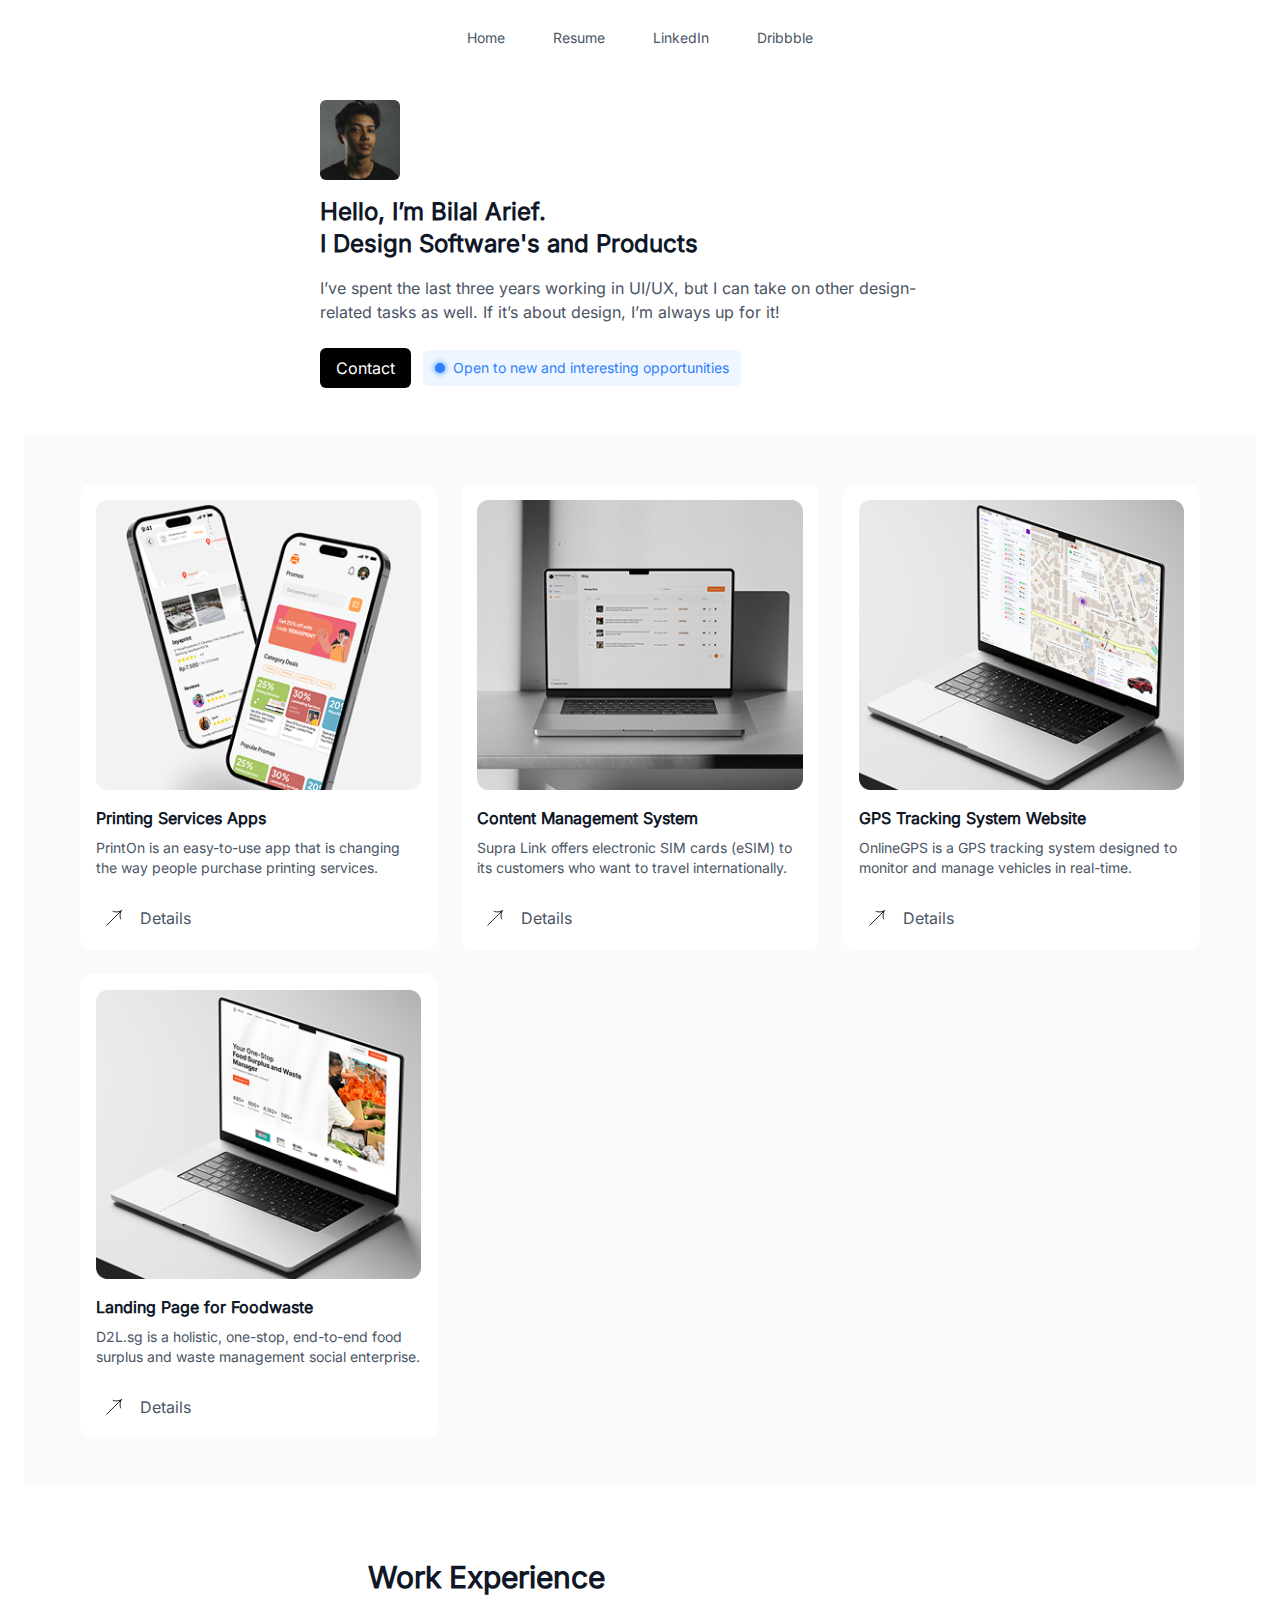
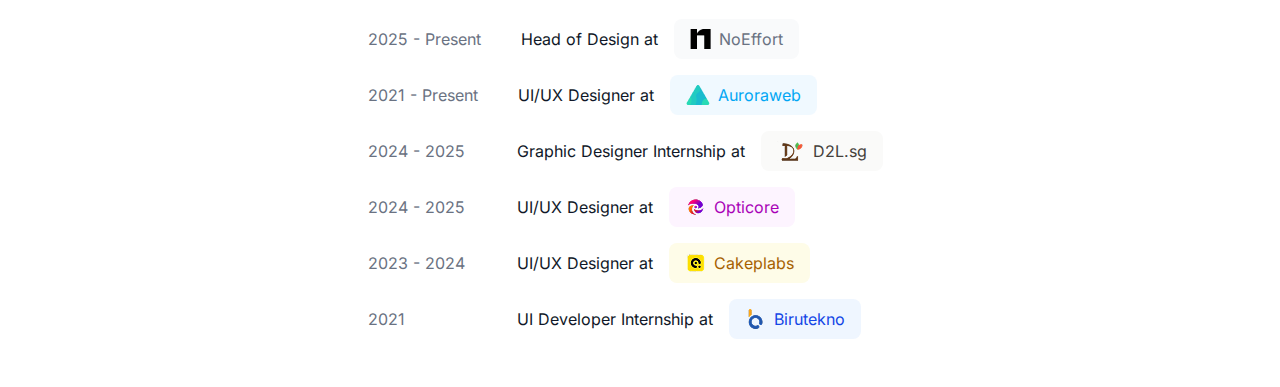
<file: index.html>
<!doctype html>
<html lang="en">
  <head>
    <meta charset="UTF-8" />
    <link rel="icon" type="image/svg+xml" href="/icon.svg" />
    <meta name="viewport" content="width=device-width, initial-scale=1.0" />
    <title>Bilal Arief</title>
    <link rel="stylesheet" crossorigin href="/assets/style-BnvAIqLG.css">
  </head>
<body class="bg-white text-gray-900 font-sans">

  <!-- Navbar -->
  <nav class="flex justify-center space-x-8 py-6 text-sm font-medium">
    <a href="/" class="hover:text-black text-gray-600 hover:bg-gray-100 px-2 py-1 rounded-md">Home</a>
    <a href="/CV Bilal Arief.pdf" target="_blank" class="hover:text-black text-gray-600 hover:bg-gray-100 px-2 py-1 rounded-md">Resume</a>
    <a href="https://www.linkedin.com/in/bilalarief/" target="_blank" class="hover:text-black text-gray-600 hover:bg-gray-100 px-2 py-1 rounded-md">LinkedIn</a>
    <a href="https://dribbble.com/bilalarief" target="_blank" class="hover:text-black text-gray-600 hover:bg-gray-100 px-2 py-1 rounded-md">Dribbble</a>
  </nav>

  <!-- Hero Section -->
  <section class="max-w-2xl mx-auto px-4 py-6">
    <img src="/profile.png" alt="Profile" class="w-20 h-20 rounded-md mb-4">
    <h1 class="text-2xl font-bold">Hello, I’m Bilal Arief.</h1>
    <h2 class="text-2xl font-bold mb-4">I Design Software's and Products</h2>
    <p class="text-gray-600 mb-6">I’ve spent the last three years working in UI/UX, but I can take on other design-related tasks as well. If it’s about design, I’m always up for it!</p>
    <div class="flex  items-center gap-3">
      <a href="mailto:bilalarief7@gmail.com" class="bg-black text-white px-4 py-2 rounded-md">Contact</a>
      <span class="bg-blue-50 text-blue-500 px-3 py-2 rounded-md text-sm flex items-center"><div class="shadow-[0px_0px_4px_2px_var(--color-blue-300)] w-2.5 h-2.5 bg-blue-500 rounded-full mr-2"></div> Open to new and interesting opportunities</span>
    </div>
  </section>

  <!-- Projects Section -->
   <section class="bg-gray-50 m-6">
    <div class="max-w-6xl mx-auto px-4 py-12">
    <div class="grid md:grid-cols-3 gap-6">
      <!-- Card 1 -->
      <div class="bg-white rounded-xl  p-4">
        <img src="/printon.png" class="rounded-lg mb-4" alt="">
        <h3 class="font-semibold mb-2">Printing Services Apps</h3>
        <p class="text-sm text-gray-600 mb-6">PrintOn is an easy-to-use app that is changing the way people purchase printing services.</p>
        <a href="/works/printon/" class=" hover:text-black text-gray-600 hover:bg-gray-100 px-2 py-1 rounded-md flex w-fit gap-4"><img src="/arrow.svg" alt=""> Details</a>
      </div>
      <!-- Card 2 -->
      <div class="bg-white rounded-xl  p-4">
        <img src="/superalink.png" class="rounded-lg mb-4" alt="">
        <h3 class="font-semibold mb-2">Content Management System</h3>
        <p class="text-sm text-gray-600 mb-6">Supra Link offers electronic SIM cards (eSIM) to its customers who want to travel internationally.</p>
        <a href="/works/superalink/" class=" hover:text-black text-gray-600 hover:bg-gray-100 px-2 py-1 rounded-md flex w-fit gap-4"><img src="/arrow.svg" alt=""> Details</a>
      </div>

      <!-- Card 3 -->
      <div class="bg-white rounded-xl  p-4">
        <img src="/onlinegps.png" class="rounded-lg mb-4" alt="">
        <h3 class="font-semibold mb-2">GPS Tracking System Website</h3>
        <p class="text-sm text-gray-600 mb-6">OnlineGPS is a GPS tracking system designed to monitor and manage vehicles in real-time.</p>
        <a href="/works/onlinegps/" class=" hover:text-black text-gray-600 hover:bg-gray-100 px-2 py-1 rounded-md flex w-fit gap-4"><img src="/arrow.svg" alt=""> Details</a>
      </div>
      <!-- Card 4 -->
      <div class="bg-white rounded-xl  p-4">
        <img src="/d2l.sg.png" class="rounded-lg mb-4" alt="">
        <h3 class="font-semibold mb-2">Landing Page for Foodwaste</h3>
        <p class="text-sm text-gray-600 mb-6">D2L.sg is a holistic, one-stop, end-to-end food surplus and waste management social enterprise.</p>
        <a href="/works/d2l/" class=" hover:text-black text-gray-600 hover:bg-gray-100 px-2 py-1 rounded-md flex w-fit gap-4"><img src="/arrow.svg" alt=""> Details</a>
      </div>
    </div>
  </div>
</section>


  <!-- Work Experience -->
  <section class="max-w-xl mx-auto px-4 py-12">
    <h2 class="text-3xl font-bold mb-6">Work Experience</h2>
    <ul class="space-y-4">

        <li class="flex items-center">
        <span class="text-gray-500">2025 - Present</span>
        <span class="font-medium ml-10 flex items-center">Head of Design at <div class="inline-flex items-center gap-2 bg-gray-50 px-4 py-2 rounded-lg ml-4">
          <img src="/noeffort.png" alt="">
          <!-- Text -->
        <span class="text-gray-500 font-medium">NoEffort</span>
      </div>
      </li>
      <li class="flex items-center">
        <span class="text-gray-500">2021 - Present</span>
        <span class="font-medium ml-10 flex items-center">UI/UX Designer at <div class="inline-flex items-center gap-2 bg-sky-50 px-4 py-2 rounded-lg ml-4">
          <img src="/auroraweb.png" alt="">
          <!-- Text -->
        <span class="text-sky-500 font-medium">Auroraweb</span>
      </div>
      </li>
       <li class="flex items-center">
        <span class="text-gray-500">2024 - 2025</span>
        <span class="font-medium ml-13 flex items-center">Graphic Designer Internship at <div class="inline-flex items-center gap-2 bg-stone-50 px-4 py-2 rounded-lg ml-4">
          <img src="/d2l.png" alt="">
          <!-- Text -->
        <span class="text-stone-700 font-medium">D2L.sg</span>
      </div>
      </li>
       <li class="flex items-center">
        <span class="text-gray-500">2024 - 2025</span>
        <span class="font-medium ml-13 flex items-center">UI/UX Designer at <div class="inline-flex items-center gap-2 bg-fuchsia-50 px-4 py-2 rounded-lg ml-4">
          <img src="/opticore.png" alt="">
          <!-- Text -->
        <span class="text-fuchsia-700 font-medium">Opticore</span>
      </div>
      </li>
 <li class="flex items-center">
        <span class="text-gray-500">2023 - 2024</span>
        <span class="font-medium ml-13 flex items-center">UI/UX Designer at <div class="inline-flex items-center gap-2 bg-yellow-50 px-4 py-2 rounded-lg ml-4">
          <img src="/cakeplabs.png" alt="">
          <!-- Text -->
        <span class="text-yellow-700 font-medium">Cakeplabs</span>
      </div>
      </li>
       <li class="flex items-center">
        <span class="text-gray-500 mr-12">2021</span>
        <span class="font-medium ml-16 flex items-center">UI Developer Internship at <div class="inline-flex items-center gap-2 bg-blue-50 px-4 py-2 rounded-lg ml-4">
          <img src="/birutekno.png" alt="">
          <!-- Text -->
        <span class="text-blue-700 font-medium">Birutekno</span>
      </div>
      </li>
    </ul>
  </section>

</body>
</html>
</file>
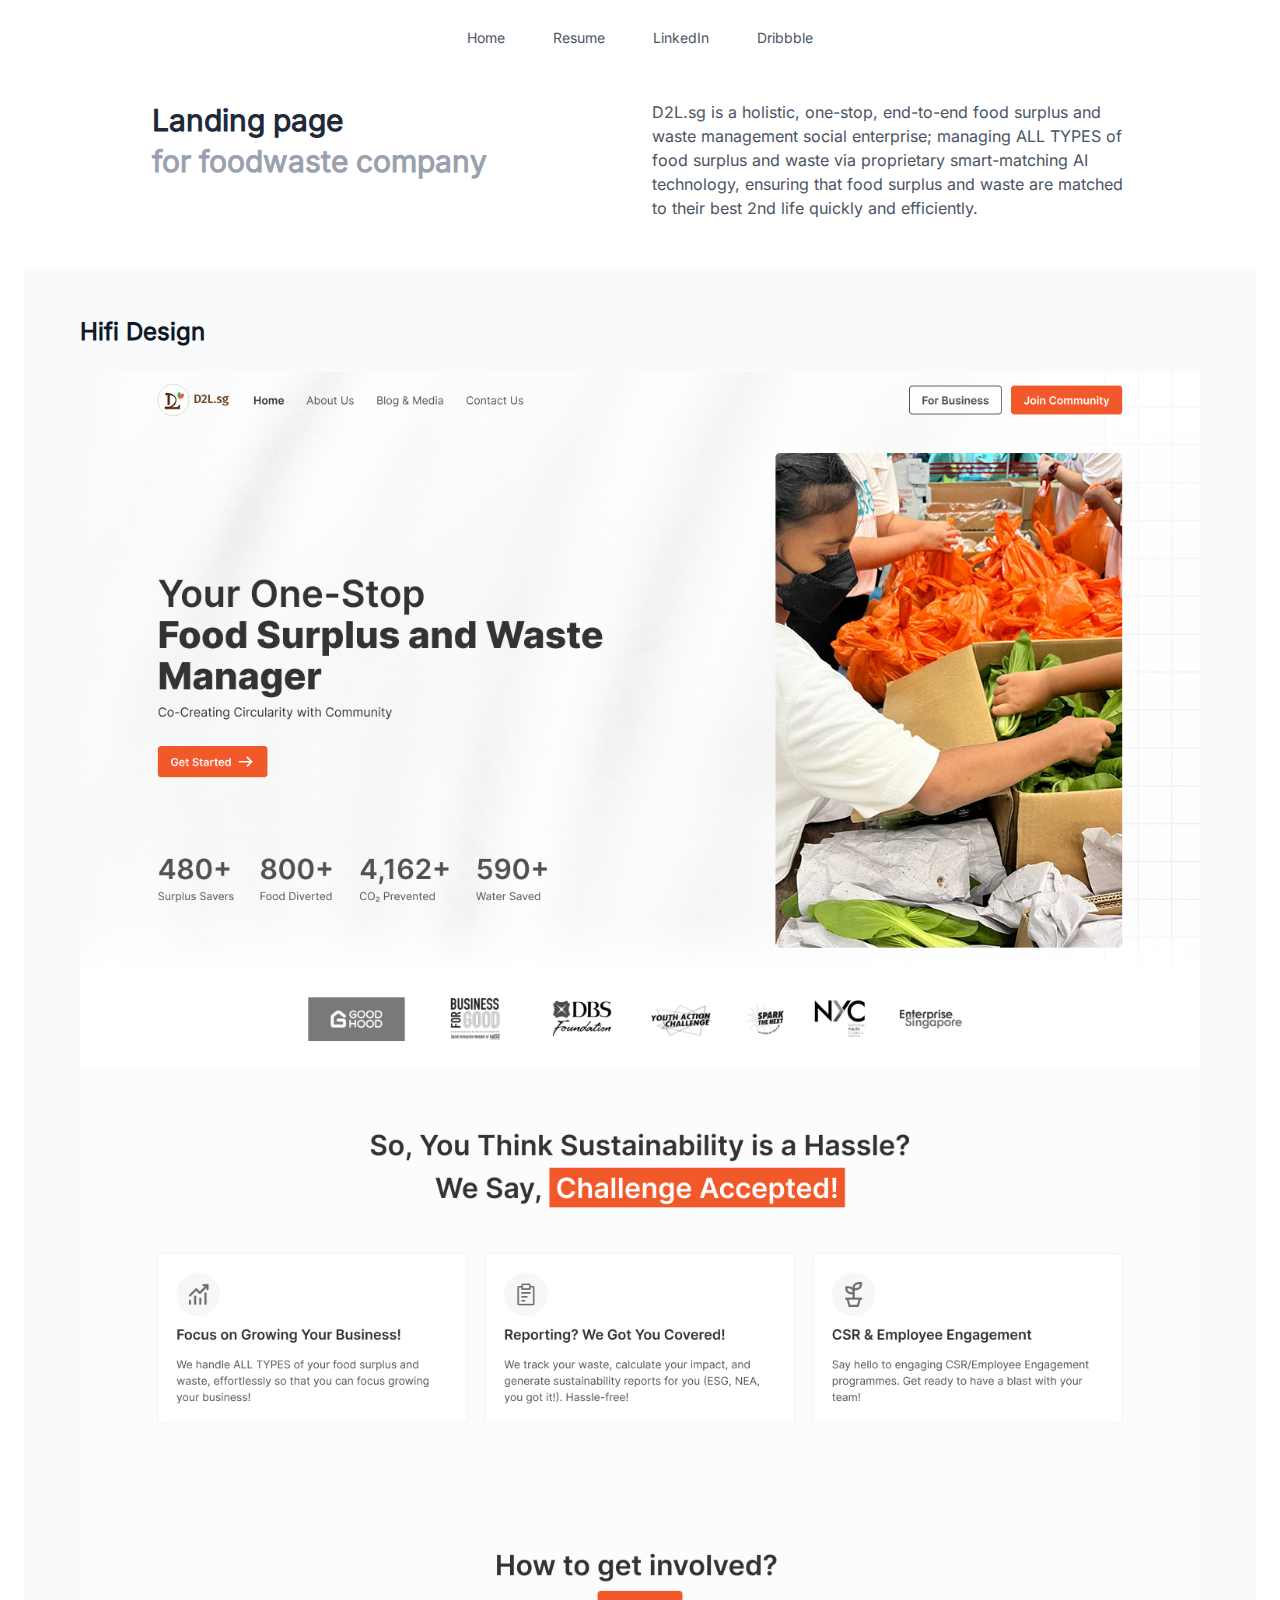
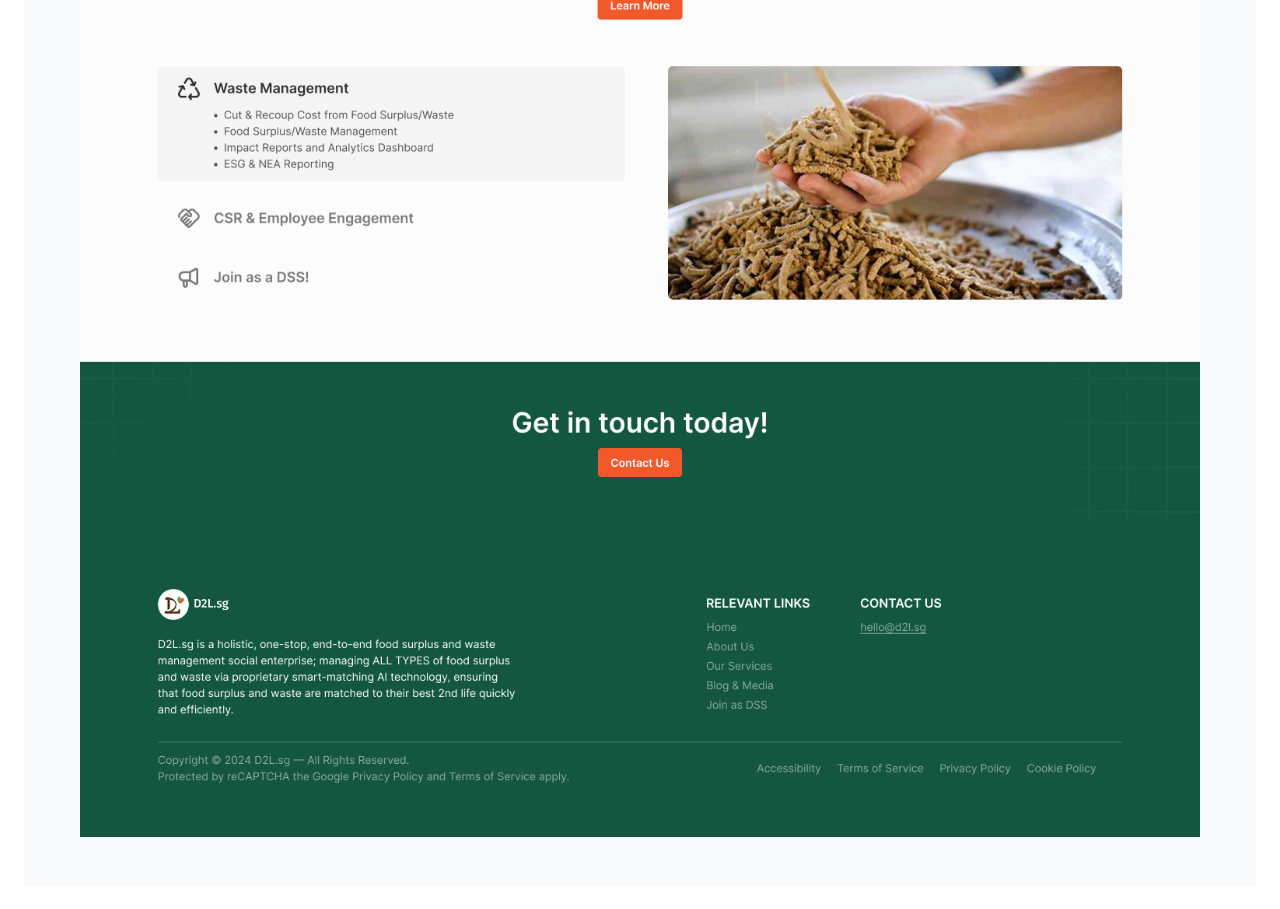
<file: works/d2l/index.html>
<!doctype html>
<html lang="en">

<head>
  <meta charset="UTF-8" />
  <link rel="icon" type="image/svg+xml" href="/icon.svg" />
  <meta name="viewport" content="width=device-width, initial-scale=1.0" />
  <title>superalink</title>
  <link rel="stylesheet" crossorigin href="/assets/style-BnvAIqLG.css">
</head>

<body class="bg-white text-gray-900 font-sans">

  <!-- Navbar -->
  <nav class="flex justify-center space-x-8 py-6 text-sm font-medium">
    <a href="/index.html" class="hover:text-black text-gray-600 hover:bg-gray-100 px-2 py-1 rounded-md">Home</a>
    <a href="/CV Bilal Arief.pdf" target="_blank"
      class="hover:text-black text-gray-600 hover:bg-gray-100 px-2 py-1 rounded-md">Resume</a>
    <a href="https://www.linkedin.com/in/bilalarief/" target="_blank"
      class="hover:text-black text-gray-600 hover:bg-gray-100 px-2 py-1 rounded-md">LinkedIn</a>
    <a href="https://dribbble.com/bilalarief" target="_blank"
      class="hover:text-black text-gray-600 hover:bg-gray-100 px-2 py-1 rounded-md">Dribbble</a>
  </nav>

  <div class="flex flex-col md:flex-row gap-6 max-w-5xl mx-auto p-6">
    <!-- Left Section -->
    <div class="md:w-1/2">
      <h1 class="text-gray-800 font-bold text-3xl leading-snug">
      Landing page 


        <br> <span class="text-gray-400">for foodwaste company</span>
      </h1>
    </div>

    <!-- Right Section -->
    <div class="md:w-1/2 space-y-4">
      <p class="text-gray-600">
D2L.sg is a holistic, one-stop, end-to-end food surplus and waste management social enterprise; managing ALL TYPES of food surplus and waste via proprietary smart-matching AI technology, ensuring that food surplus and waste are matched to their best 2nd life quickly and efficiently.



      </p>
    </div>
  </div>

  <!-- Projects Section -->
  <section class="bg-gray-50 m-6">

    <section>
      <div class="max-w-6xl mx-auto px-4 py-12">
        <h3 class="text-2xl font-bold mb-6">Hifi Design
</h3>
        <a 
          href="/Home.png" target="_blank"><img src="/Home.png"></a>
        
      </div>
    </section>
  
    
  </section>

</body>

</html>
</file>
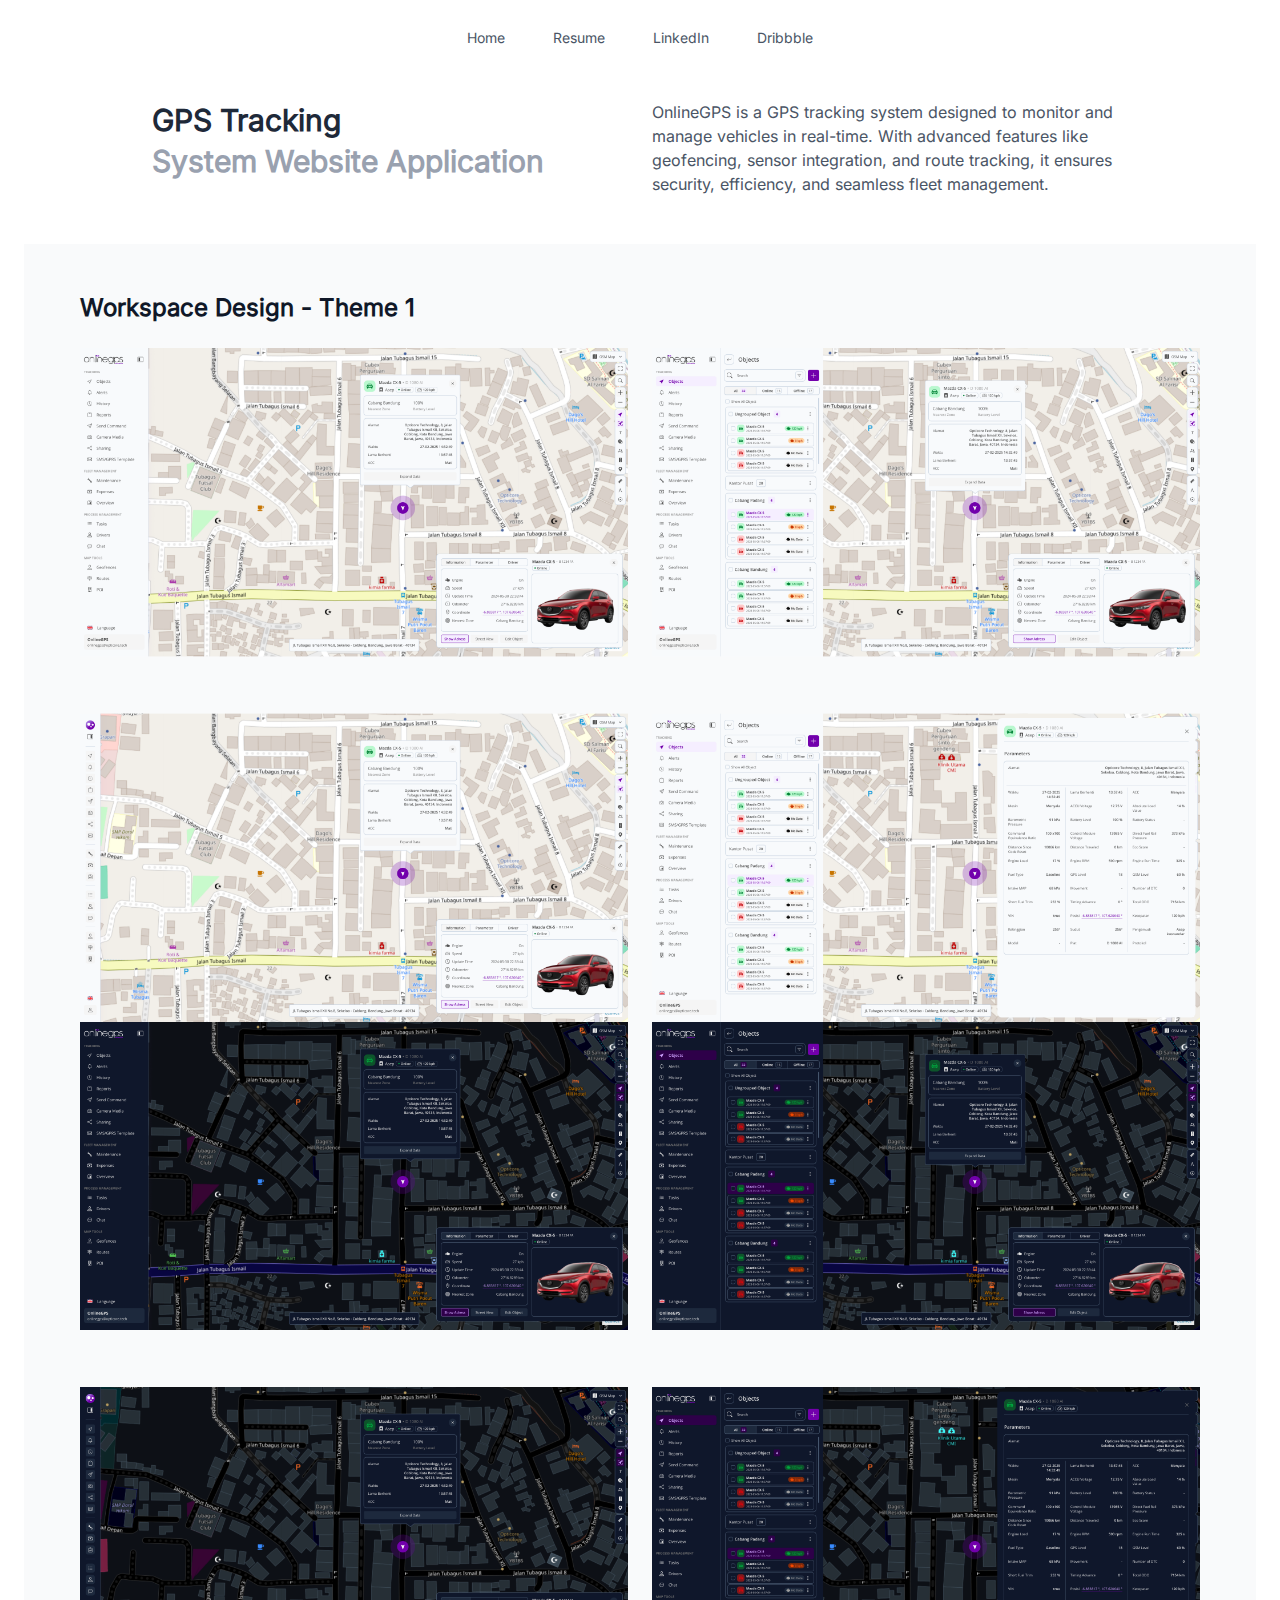
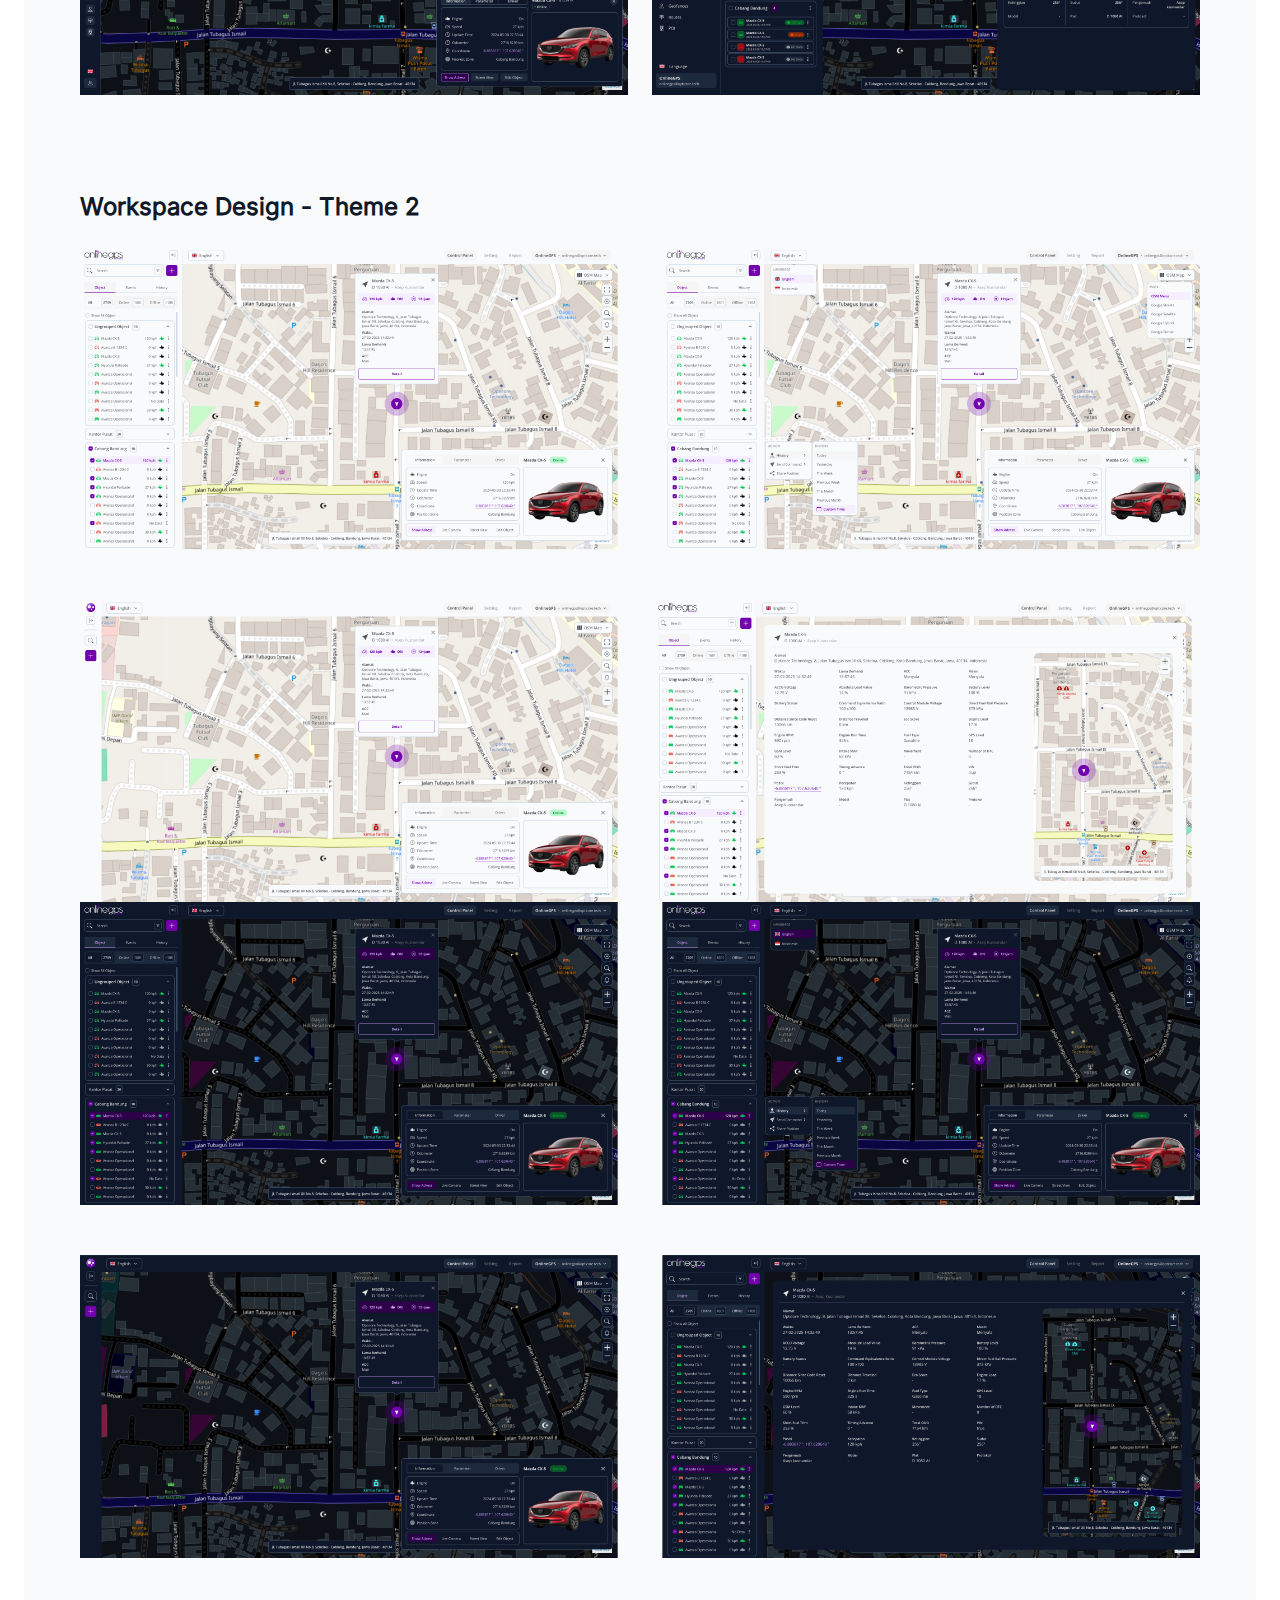
<file: works/onlinegps/index.html>
<!doctype html>
<html lang="en">

<head>
  <meta charset="UTF-8" />
  <link rel="icon" type="image/svg+xml" href="/icon.svg" />
  <meta name="viewport" content="width=device-width, initial-scale=1.0" />
  <title>superalink</title>
  <link rel="stylesheet" crossorigin href="/assets/style-BnvAIqLG.css">
</head>

<body class="bg-white text-gray-900 font-sans">

  <!-- Navbar -->
  <nav class="flex justify-center space-x-8 py-6 text-sm font-medium">
    <a href="/index.html" class="hover:text-black text-gray-600 hover:bg-gray-100 px-2 py-1 rounded-md">Home</a>
    <a href="/CV Bilal Arief.pdf" target="_blank"
      class="hover:text-black text-gray-600 hover:bg-gray-100 px-2 py-1 rounded-md">Resume</a>
    <a href="https://www.linkedin.com/in/bilalarief/" target="_blank"
      class="hover:text-black text-gray-600 hover:bg-gray-100 px-2 py-1 rounded-md">LinkedIn</a>
    <a href="https://dribbble.com/bilalarief" target="_blank"
      class="hover:text-black text-gray-600 hover:bg-gray-100 px-2 py-1 rounded-md">Dribbble</a>
  </nav>

  <div class="flex flex-col md:flex-row gap-6 max-w-5xl mx-auto p-6">
    <!-- Left Section -->
    <div class="md:w-1/2">
      <h1 class="text-gray-800 font-bold text-3xl leading-snug">
        GPS Tracking 

        <br> <span class="text-gray-400">System Website Application</span>
      </h1>
    </div>

    <!-- Right Section -->
    <div class="md:w-1/2 space-y-4">
      <p class="text-gray-600">
  OnlineGPS is a GPS tracking system designed to monitor and manage vehicles in real-time. With advanced features like geofencing, sensor integration, and route tracking, it ensures security, efficiency, and seamless fleet management.


      </p>
    </div>
  </div>

  <!-- Projects Section -->
  <section class="bg-gray-50 m-6">

    <section>
      <div class="max-w-6xl mx-auto px-4 py-12">
        <h3 class="text-2xl font-bold mb-6">Workspace Design - Theme 1
</h3>
        <a 
          href="/design-1.png" target="_blank"><img src="/design-1.png"></a>
          <a 
          href="/design-2.png" target="_blank"><img src="/design-2.png"></a>
      </div>
    </section>
     <section>
      <div class="max-w-6xl mx-auto px-4 py-12">
        <h3 class="text-2xl font-bold mb-6">Workspace Design - Theme 2
</h3>
        <a 
          href="/design-3.png" target="_blank"><img src="/design-3.png"></a>
          <a 
          href="/design-4.png" target="_blank"><img src="/design-4.png"></a>
      </div>
    </section>
    
  </section>

</body>

</html>
</file>
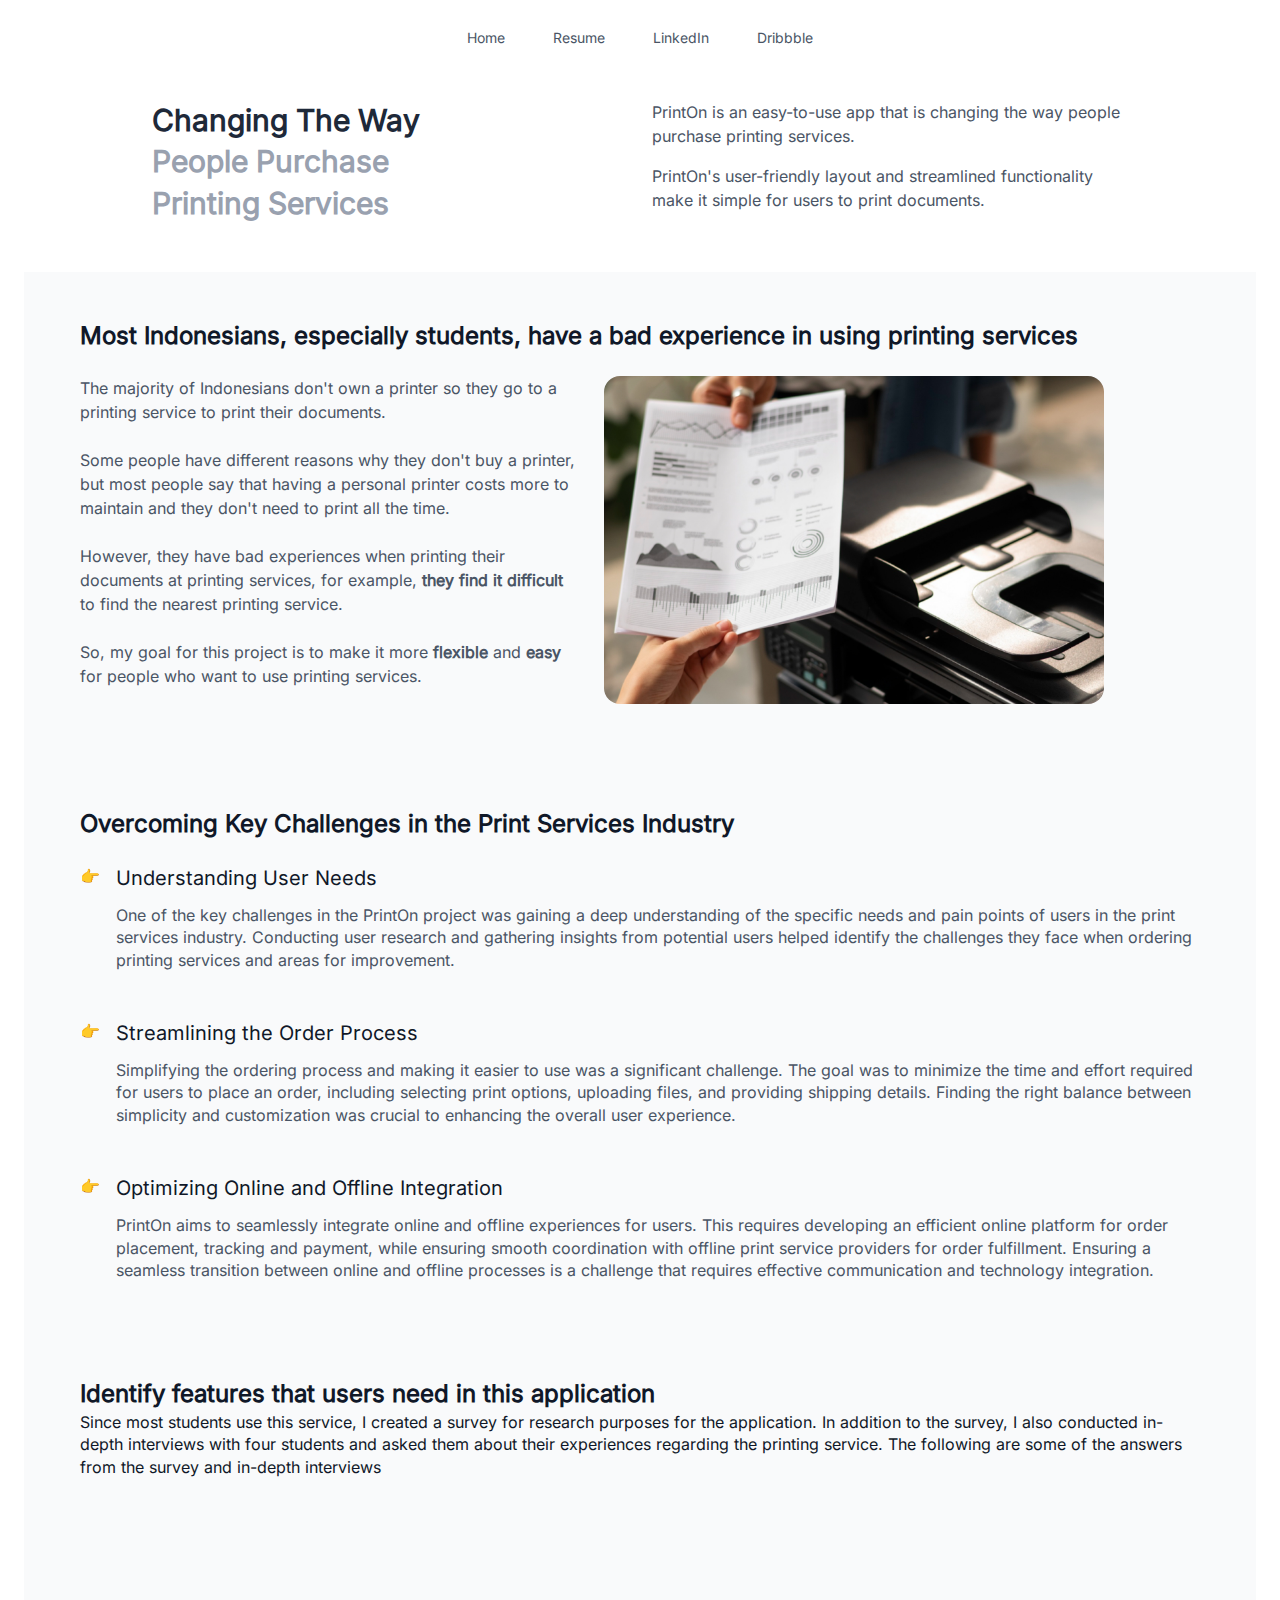
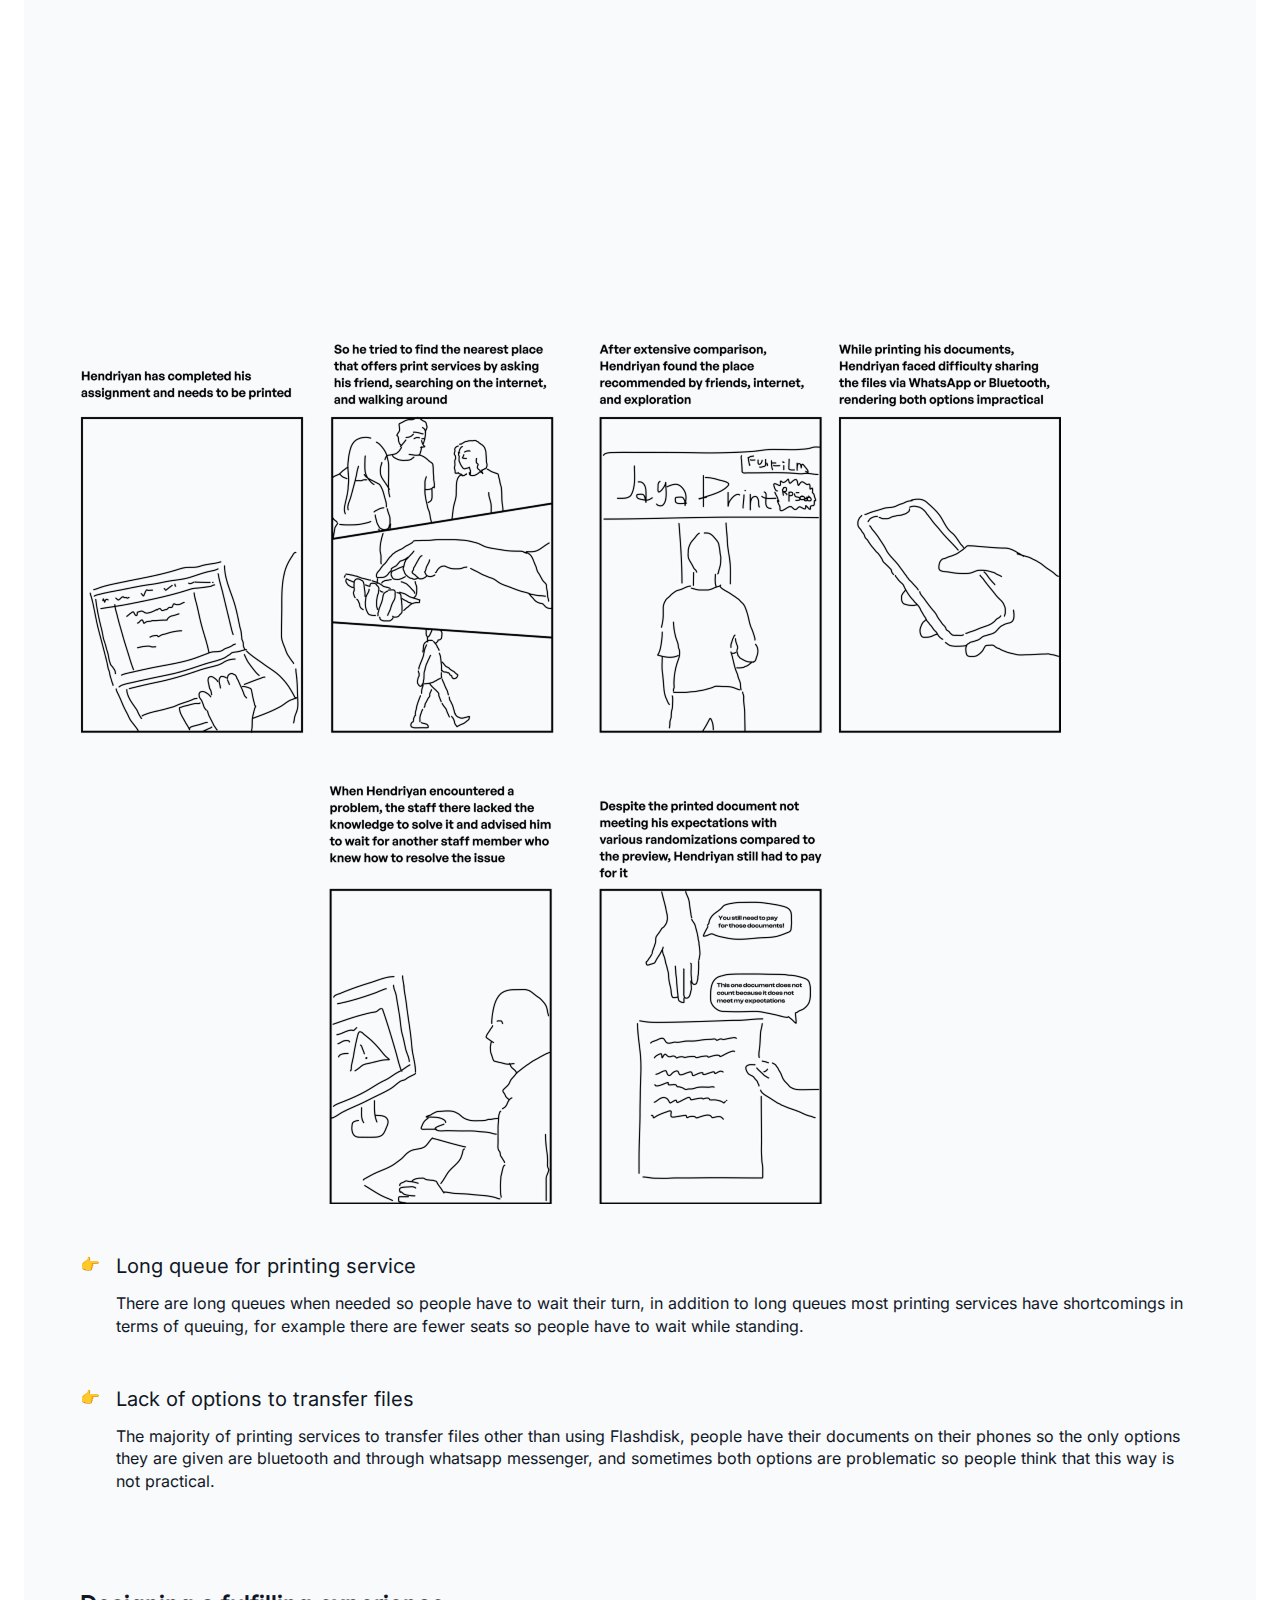
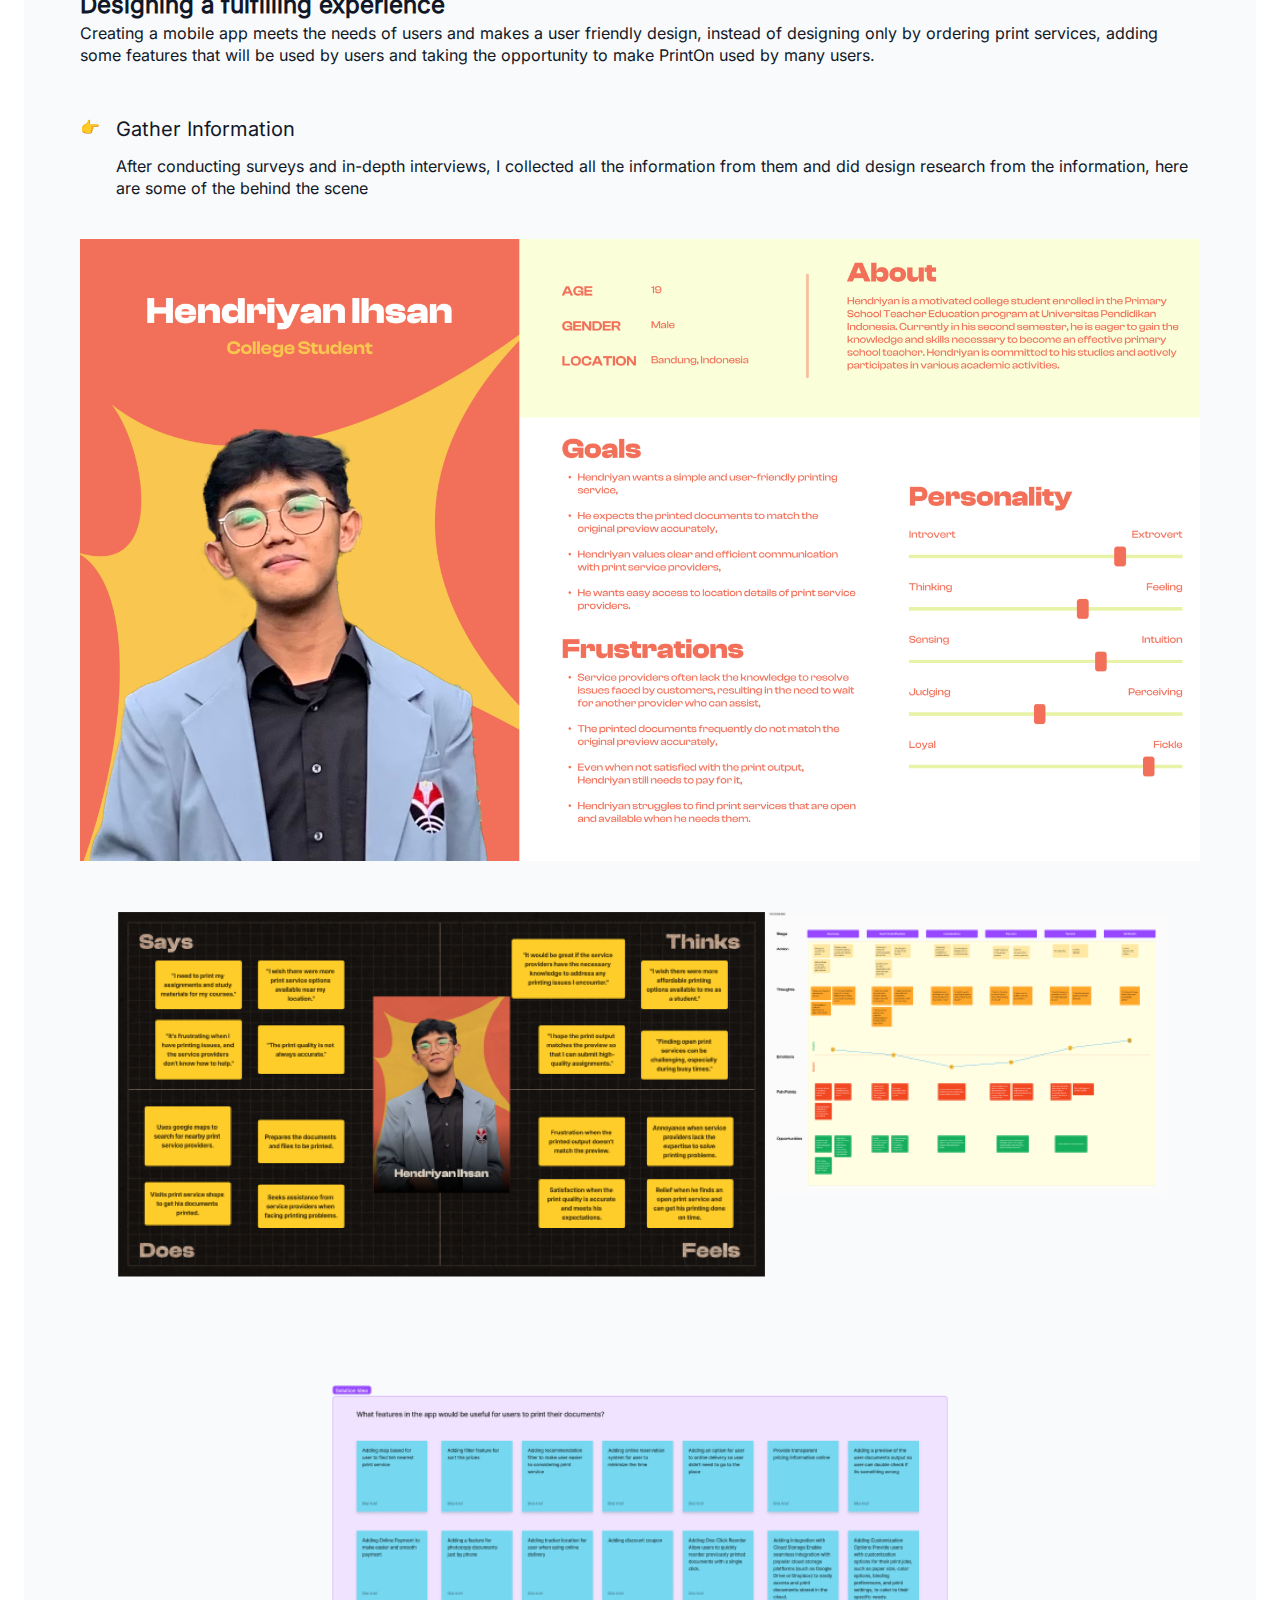
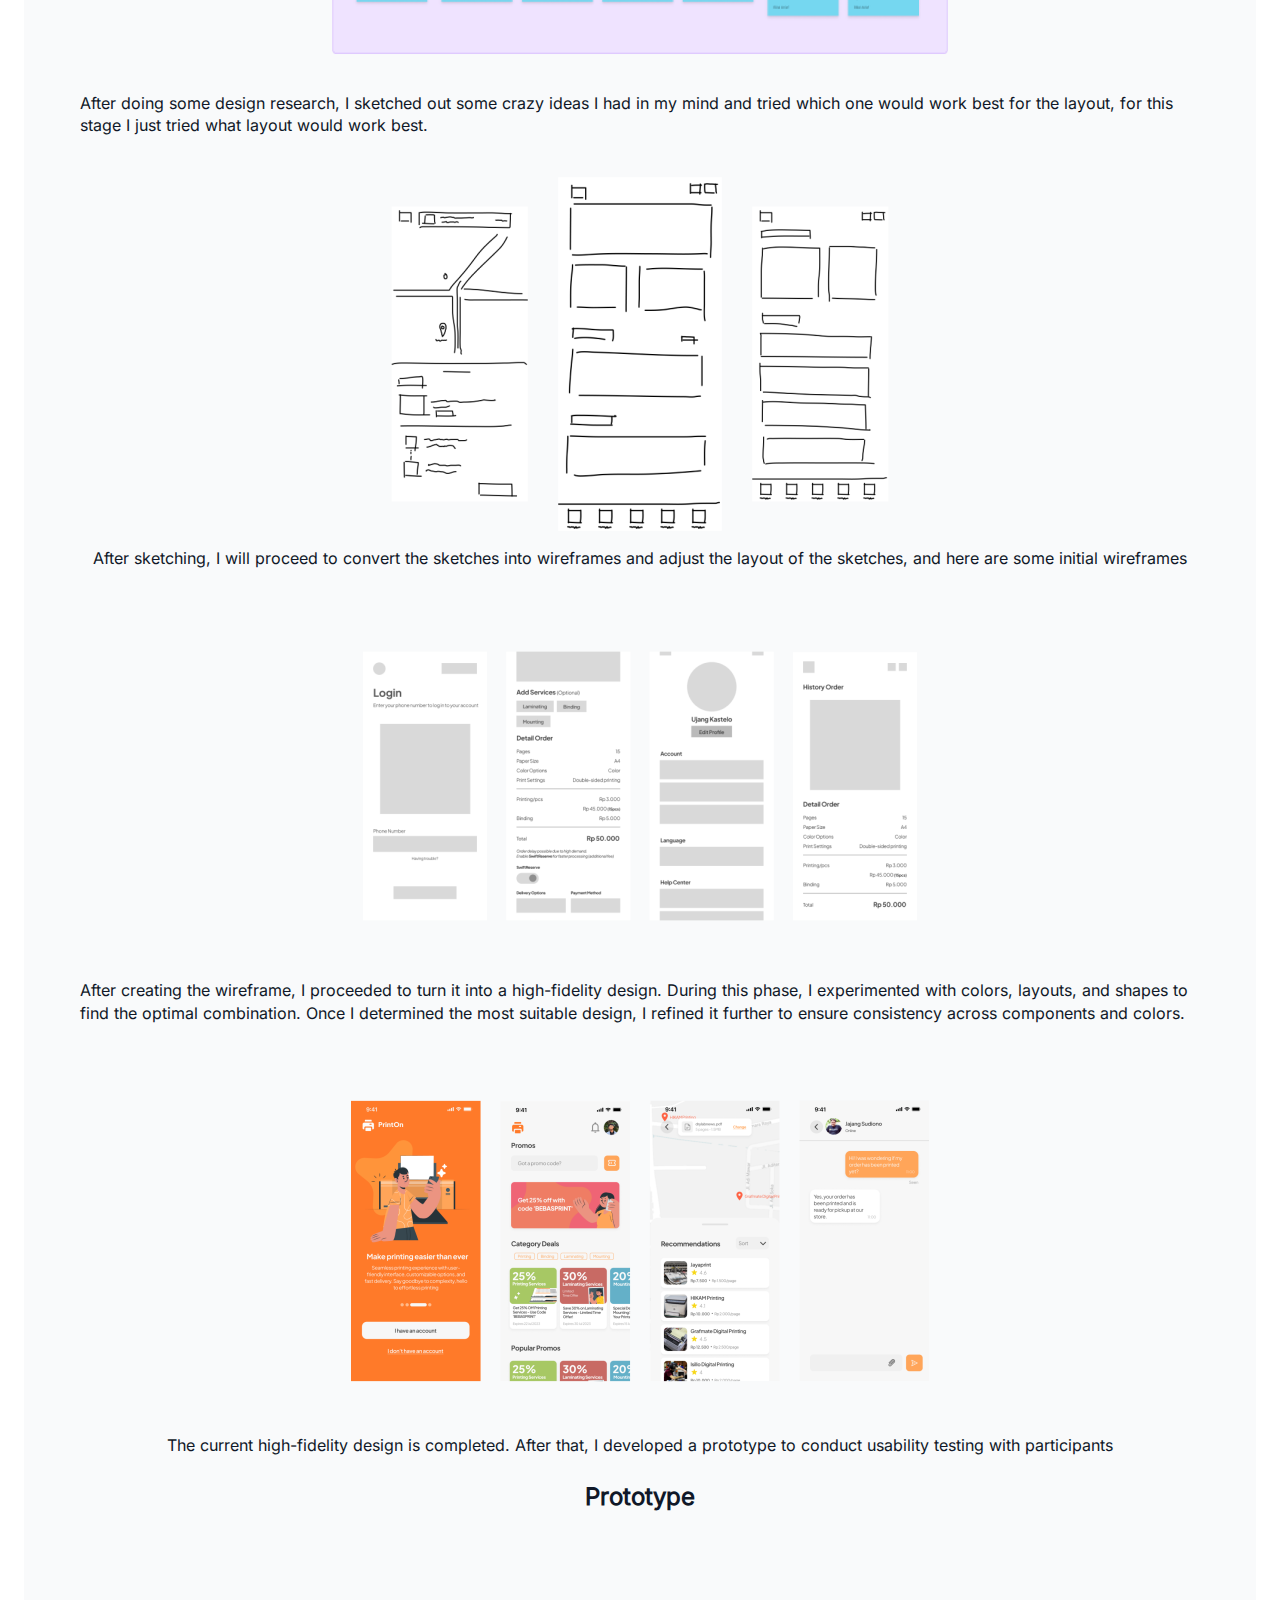
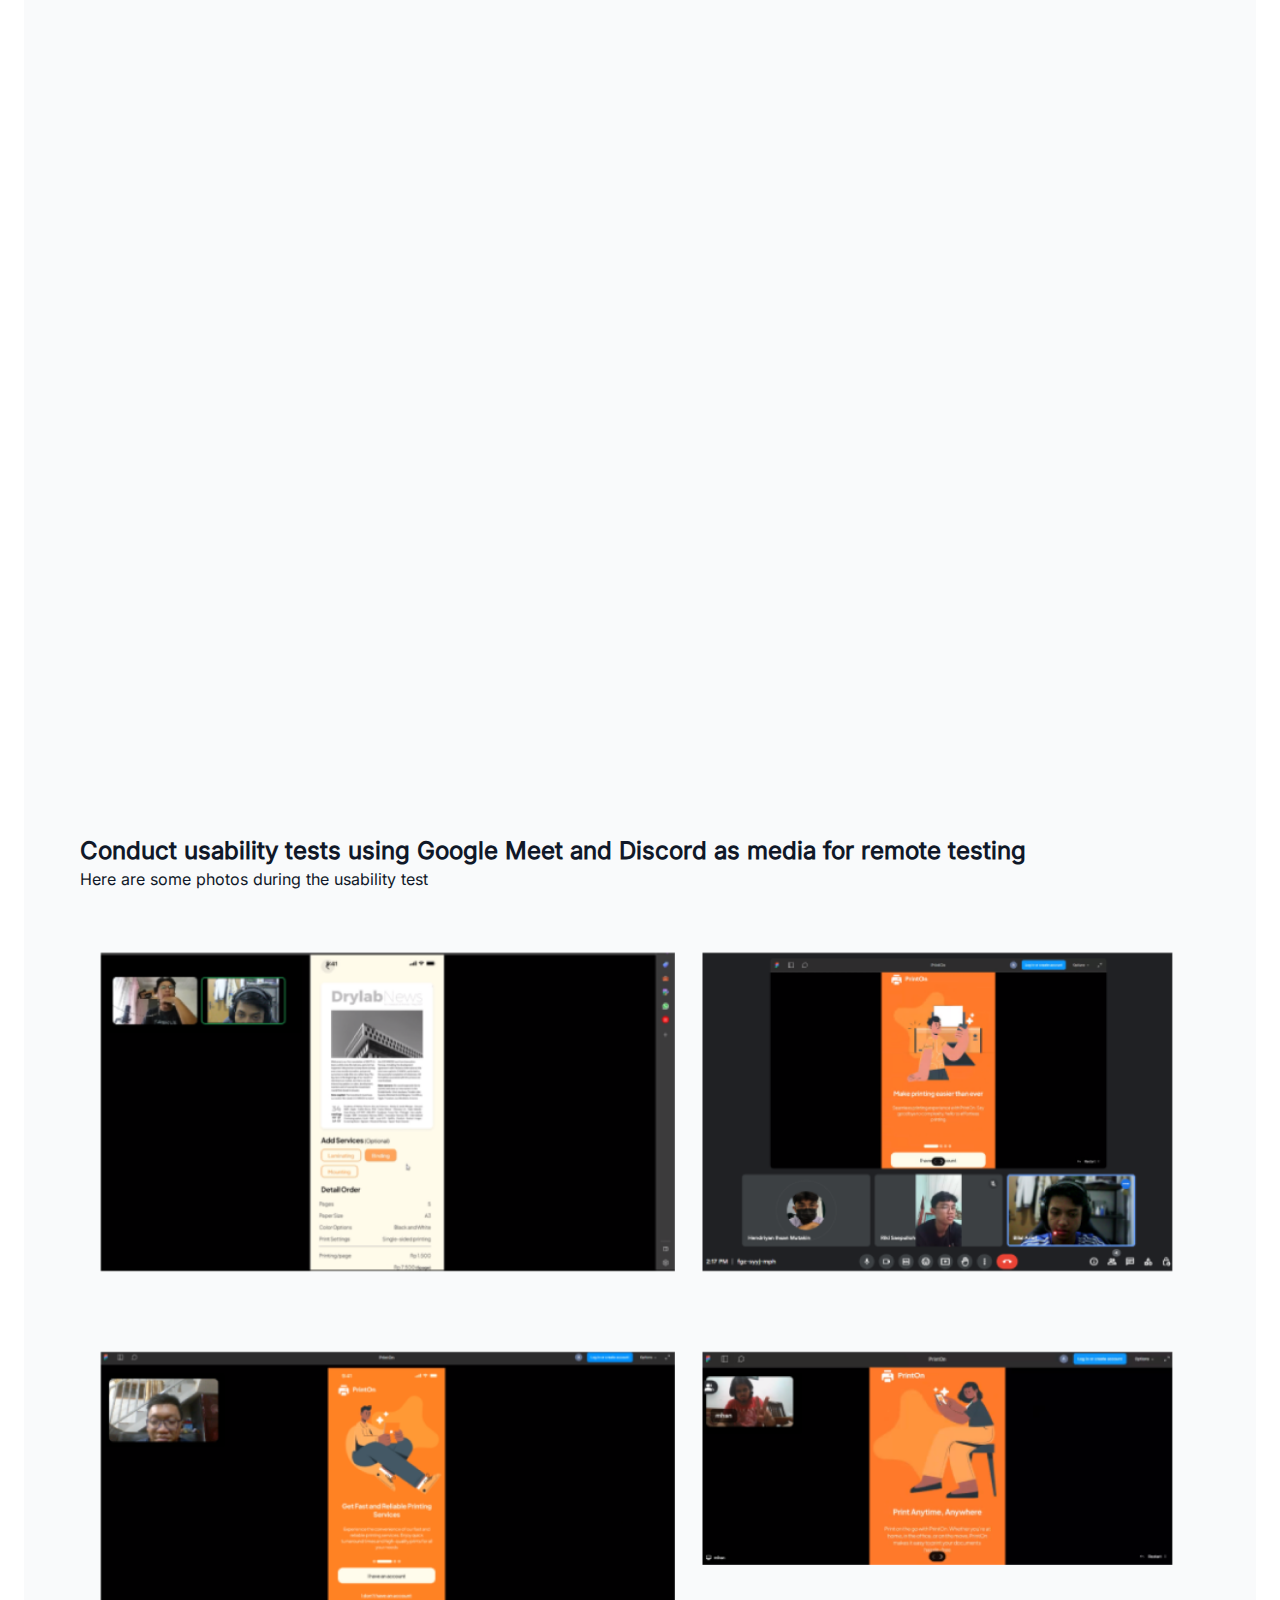
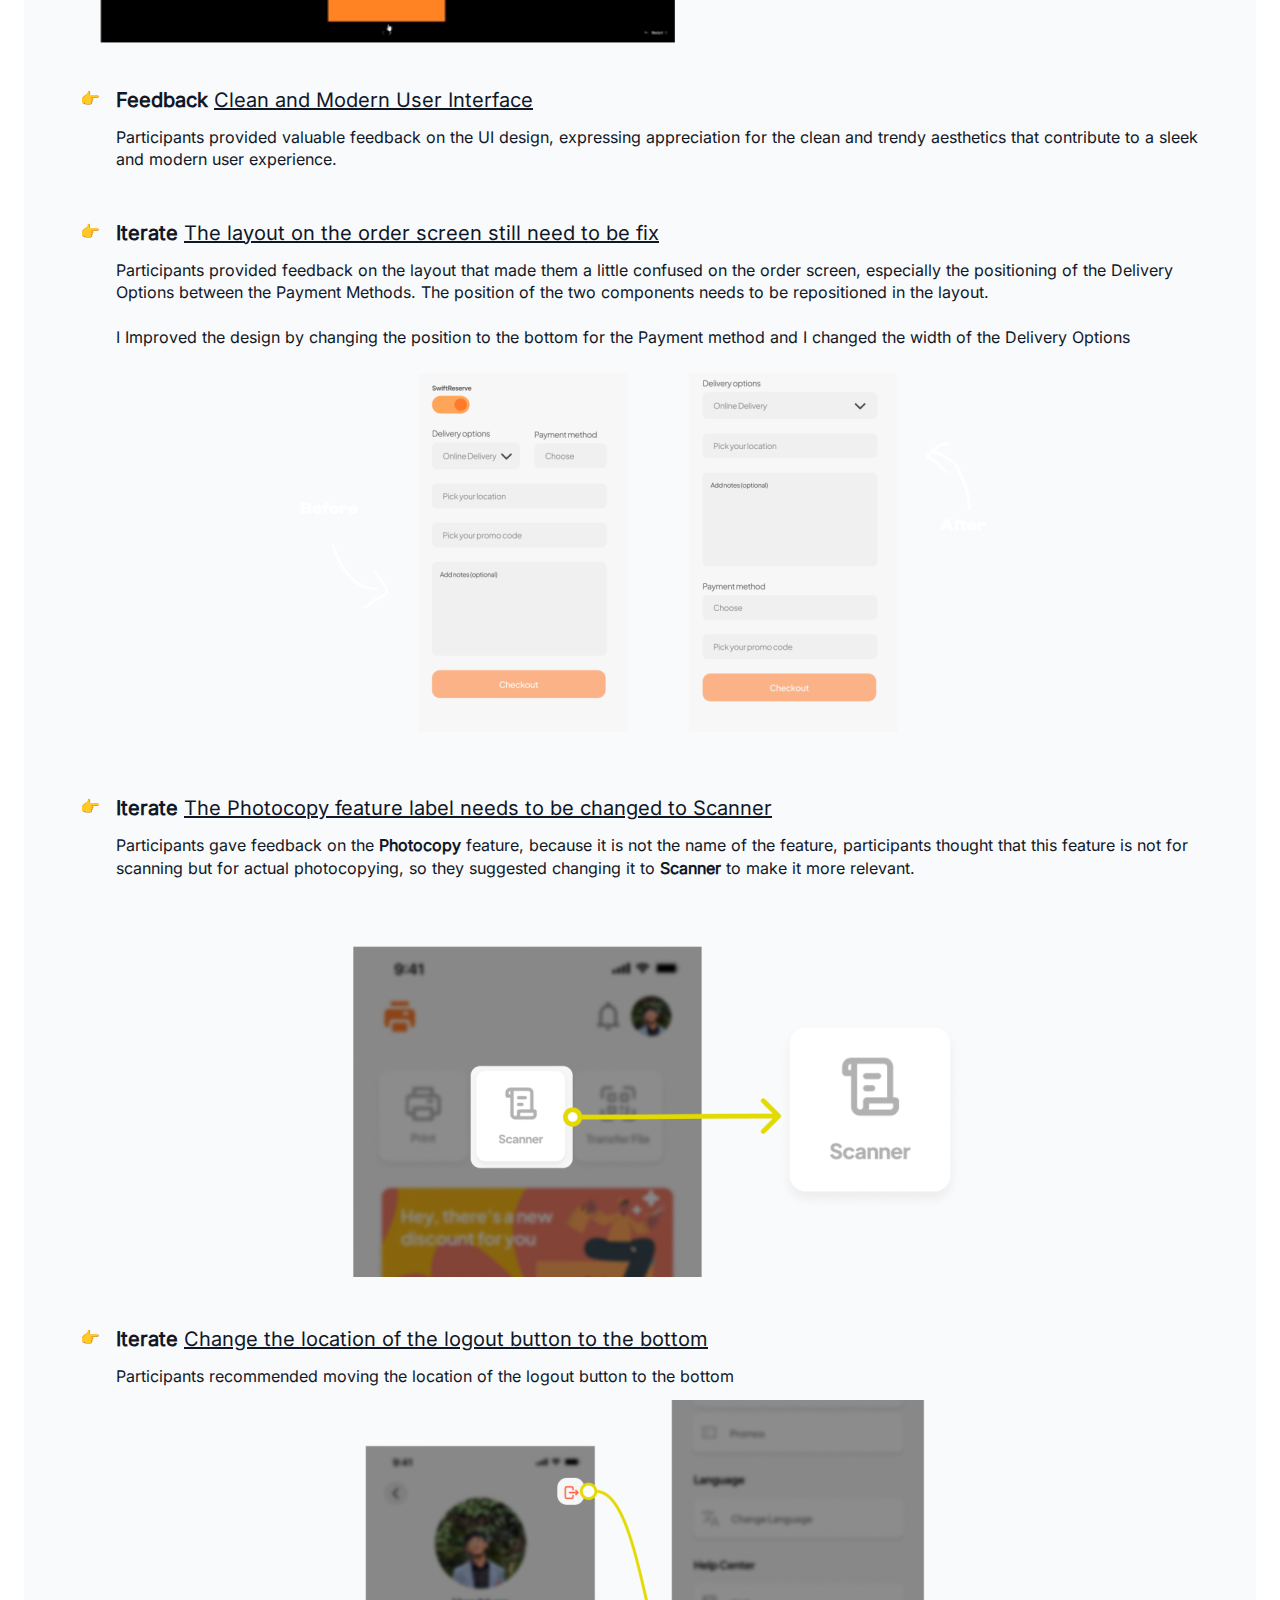
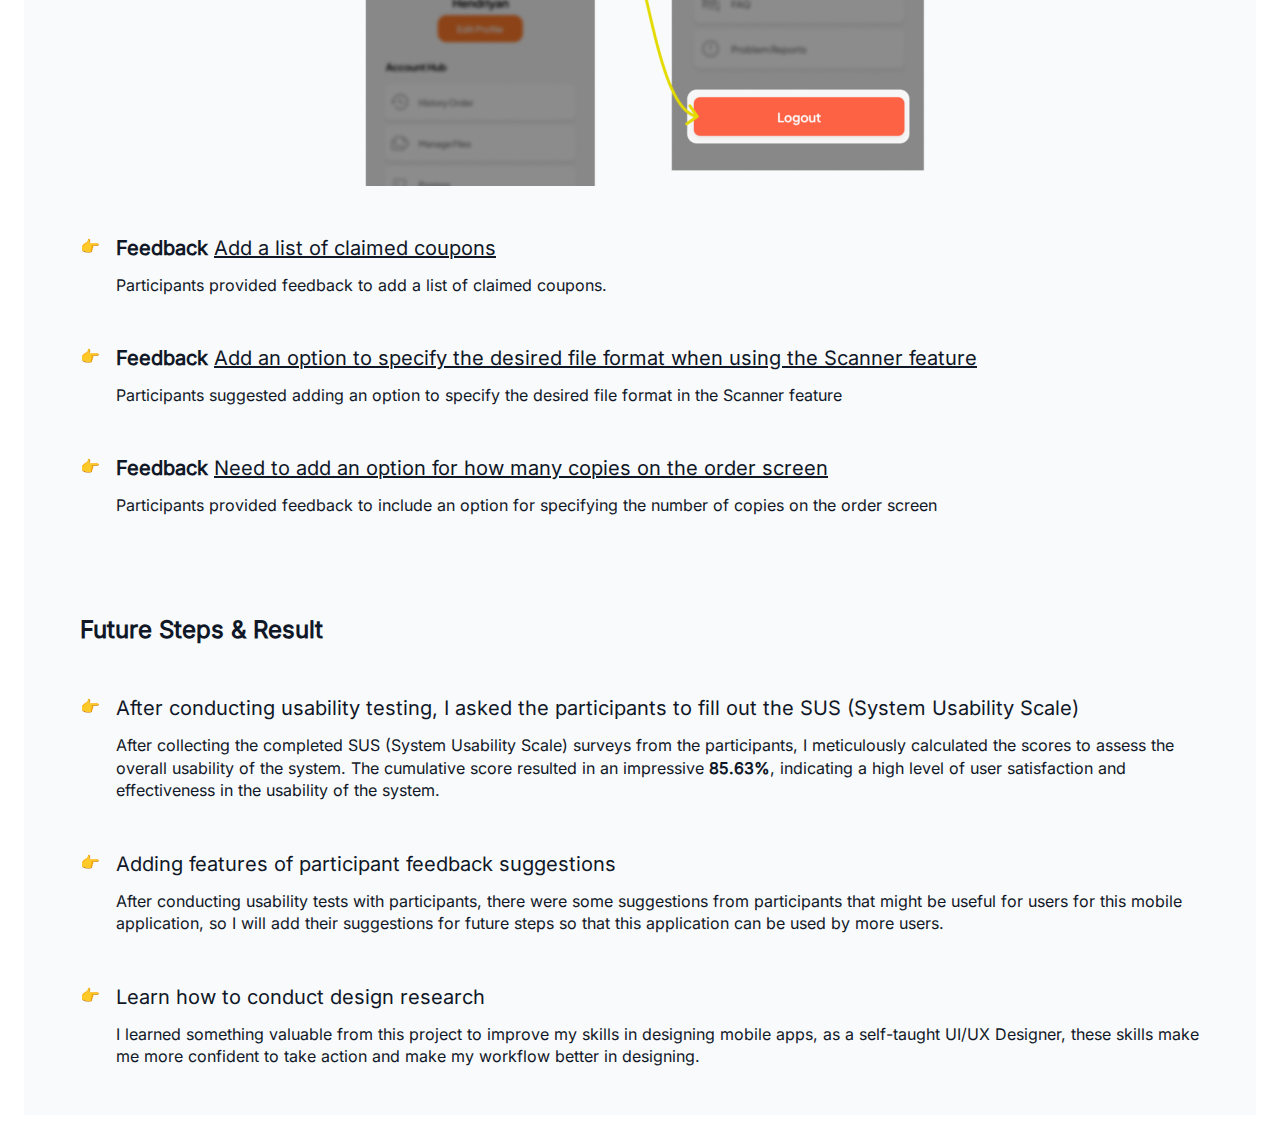
<file: works/printon/index.html>
<!doctype html>
<html lang="en">

<head>
  <meta charset="UTF-8" />
  <link rel="icon" type="image/svg+xml" href="/icon.svg" />
  <meta name="viewport" content="width=device-width, initial-scale=1.0" />
  <title>Printon</title>
  <link rel="stylesheet" crossorigin href="/assets/style-BnvAIqLG.css">
</head>

<body class="bg-white text-gray-900 font-sans">

  <!-- Navbar -->
  <nav class="flex justify-center space-x-8 py-6 text-sm font-medium">
    <a href="/index.html" class="hover:text-black text-gray-600 hover:bg-gray-100 px-2 py-1 rounded-md">Home</a>
    <a href="/CV Bilal Arief.pdf" target="_blank"
      class="hover:text-black text-gray-600 hover:bg-gray-100 px-2 py-1 rounded-md">Resume</a>
    <a href="https://www.linkedin.com/in/bilalarief/" target="_blank"
      class="hover:text-black text-gray-600 hover:bg-gray-100 px-2 py-1 rounded-md">LinkedIn</a>
    <a href="https://dribbble.com/bilalarief" target="_blank"
      class="hover:text-black text-gray-600 hover:bg-gray-100 px-2 py-1 rounded-md">Dribbble</a>
  </nav>

  <div class="flex flex-col md:flex-row gap-6 max-w-5xl mx-auto p-6">
    <!-- Left Section -->
    <div class="md:w-1/2">
      <h1 class="text-gray-800 font-bold text-3xl leading-snug">
        Changing The Way <br> <span class="text-gray-400">People Purchase <br> Printing Services</span>
      </h1>
    </div>

    <!-- Right Section -->
    <div class="md:w-1/2 space-y-4">
      <p class="text-gray-600">
        PrintOn is an easy-to-use app that is changing the way people purchase printing services.
      </p>
      <p class="text-gray-600">
        PrintOn's user-friendly layout and streamlined functionality make it simple for users to print documents.
      </p>
    </div>
  </div>

  <!-- Projects Section -->
  <section class="bg-gray-50 m-6">
    <section>
      <div class="max-w-6xl mx-auto px-4 py-12">
        <h3 class="text-2xl font-bold mb-6">Most Indonesians, especially students, have a bad experience in using
          printing services</h3>
        <div class="flex flex-col md:flex-row gap-6 max-w-5xl">
          <div class="md:w-1/2 space-y-4">
            <p class="text-gray-600">The majority of Indonesians don't own a printer so they go to a printing service to
              print their documents. <br> <br>
              Some people have different reasons why they don't buy a printer, but most people say that having a
              personal printer costs more to maintain and they don't need to print all the time. <br><br>
              However, they have bad experiences when printing their documents at printing services, for example,<span
                class="font-bold"> they find it difficult</span> to find the nearest printing service. <br><br>
              So, my goal for this project is to make it more <span class="font-bold">flexible</span> and <span
                class="font-bold">easy</span> for people who want to use printing services. <br><br>
            </p>
          </div>
          <div class="md:w-1/2">
            <img class="rounded-2xl" src="/illustration.png" alt="">
          </div>
        </div>
      </div>
    </section>
    <section>
      <div class="max-w-6xl mx-auto px-4 py-12">
        <h3 class="text-2xl font-bold mb-6">Overcoming Key Challenges in the Print Services Industry</h3>
        <div class="lists grid gap-12">
          <div class="list flex items-start">👉
            <div class="content ml-4 gap-3 grid">
              <p class="paragraph-text text-[20px] font-medium leading-[140%] ">Understanding User Needs</p>
              <p class="text-gray-600 paragraph-text text-[16px] font-medium leading-[140%] ">One of the key challenges
                in the PrintOn
                project was gaining a deep understanding of the specific needs and pain points of users in the print
                services industry. Conducting user research and gathering insights from potential users helped identify
                the challenges they face when ordering printing services and areas for improvement.</p>
            </div>
          </div>
          <div class="list flex items-start">👉
            <div class="content ml-4 gap-3 grid">
              <p class="paragraph-text text-[20px] font-medium leading-[140%] ">Streamlining the Order Process</p>
              <p class="text-gray-600 paragraph-text text-[16px] font-medium leading-[140%] ">Simplifying the ordering
                process and
                making it easier to use was a significant challenge. The goal was to minimize the time and effort
                required for users to place an order, including selecting print options, uploading files, and providing
                shipping details. Finding the right balance between simplicity and customization was crucial to
                enhancing the overall user experience.</p>
            </div>
          </div>
          <div class="list flex items-start">
            👉
            <div class="content ml-4 gap-3 grid">
              <p class="paragraph-text text-[20px] font-medium leading-[140%] ">Optimizing Online and Offline
                Integration</p>
              <p class="text-gray-600 paragraph-text text-[16px] font-medium leading-[140%] ">PrintOn aims to seamlessly
                integrate
                online and offline experiences for users. This requires developing an efficient online platform for
                order placement, tracking and payment, while ensuring smooth coordination with offline print service
                providers for order fulfillment. Ensuring a seamless transition between online and offline processes is
                a challenge that requires effective communication and technology integration.</p>
            </div>
          </div>
        </div>
      </div>
    </section>
    <section>
      <div class="max-w-6xl mx-auto px-4 py-12 place-items-center">
        <h5 class="text-[24px] leading-[140%] font-semibold w-full">Identify features that users need in this
          application </h5>
        <p class="paragraph-text text-[16px] font-medium leading-[140%] ">Since most students use this service, I
          created a survey for research purposes for the application. In addition to the survey, I also conducted
          in-depth interviews with four students and asked them about their experiences regarding the printing service.
          The following are some of the answers from the survey and in-depth interviews</p><iframe
          class="my-12 max-sm:w-full w-[652px]" height="367" src="https://www.youtube.com/embed/pJrqD7KE47s"
          title="YouTube video player" frameborder="0"
          allow="accelerometer; autoplay; clipboard-write; encrypted-media; gyroscope; picture-in-picture; web-share"></iframe><a
          href="/sketch.png" target="_blank"><img src="/sketch.png"></a>
        <div class="lists grid gap-12 mt-12">
          <div class="list flex items-start">👉
            <div class="content ml-4 gap-3 grid">
              <p class="paragraph-text text-[20px] font-medium leading-[140%] ">Long queue for printing service
              </p>
              <p class="paragraph-text text-[16px] font-medium leading-[140%] ">There are long queues when needed so
                people have to wait their turn, in addition to long queues most printing services have shortcomings in
                terms of queuing, for example there are fewer seats so people have to wait while standing.</p>
            </div>
          </div>
          <div class="list flex items-start">👉
            <div class="content ml-4 gap-3 grid">
              <p class="paragraph-text text-[20px] font-medium leading-[140%] ">Lack of options to transfer files</p>
              <p class="paragraph-text text-[16px] font-medium leading-[140%] ">The majority of printing services to
                transfer files other than using Flashdisk, people have their documents on their phones so the only
                options they are given are bluetooth and through whatsapp messenger, and sometimes both options are
                problematic so people think that this way is not practical.</p>
            </div>
          </div>
        </div>
      </div>
    </section>
    <section>
      <div class="max-w-6xl mx-auto px-4 py-12 ">
        <h5 class="text-[24px] leading-[140%] font-semibold max-sm:w-[inherit]">Designing a fulfilling experience</h5>
        <p class="paragraph-text text-[16px] font-medium leading-[140%] max-sm:w-[inherit] mb-12">Creating a mobile app meets
          the needs of users and makes a user friendly design, instead of designing only by ordering print services,
          adding some features that will be used by users and taking the opportunity to make PrintOn used by many users.
        </p>
        <div class="gather-information max-sm:w-[100vw]">
          <div class="list flex items-start">👉
            <div class="content ml-4 gap-3 grid mb-10">
              <p class="paragraph-text text-[20px] font-medium leading-[140%] ">Gather Information</p>
              <p class="paragraph-text text-[16px] font-medium leading-[140%] ">After conducting surveys and in-depth
                interviews, I collected all the information from them and did design research from the information, here
                are some of the behind the scene</p>
            </div>
          </div><a href="/user-persona.png" target="_blank"><img src="/user-persona.png"></a><a href="/others.png"
            target="_blank"><img src="/others.png"></a>
        </div>
        <div class="sketch grid place-items-center gap-6 max-sm:w-[100vw]">
          <p class="paragraph-text text-[16px] font-medium leading-[140%] max-sm:w-[inherit]">After doing some design
            research, I sketched out some crazy ideas I had in my mind and tried which one would work best for the
            layout, for this stage I just tried what layout would work best.</p><a class="w-[578px] max-sm:w-[inherit]"
            href="/sketch-ui.png" target="_blank"><img src="/sketch-ui.png"></a>
        </div>
        <div class="wireframe grid place-items-center gap-6 max-sm:w-[100vw]">
          <p class="paragraph-text text-[16px] font-medium leading-[140%] max-sm:w-[inherit]">After sketching, I will
            proceed to convert the sketches into wireframes and adjust the layout of the sketches, and here are some
            initial wireframes</p><a class="w-[578px] max-sm:w-[inherit]" href="/wireframe.png" target="_blank"><img
              src="/wireframe.png"></a>
        </div>
        <div class="hifi grid place-items-center gap-6 max-sm:w-[100vw]">
          <p class="paragraph-text text-[16px] font-medium leading-[140%] max-sm:w-[inherit]">After creating the
            wireframe, I proceeded to turn it into a high-fidelity design. During this phase, I experimented with
            colors, layouts, and shapes to find the optimal combination. Once I determined the most suitable design, I
            refined it further to ensure consistency across components and colors.</p><a
            class="w-[578px] max-sm:w-[inherit]" href="/hifi.png" target="_blank"><img src="/hifi.png"></a>
        </div>
        <div class="prototype grid place-items-center gap-6 max-sm:w-[90vw]">
          <p class="paragraph-text text-[16px] font-medium leading-[140%] max-sm:w-[inherit]">The current high-fidelity
            design is completed. After that, I developed a prototype to conduct usability testing with participants</p>
          <h3 class="font-semibold text-[24px] leading-[140%] max-sm:w-[inherit]">Prototype</h3><iframe
            class="w-[578px] max-sm:w-[inherit]" height="800"
            src="https://www.figma.com/embed?embed_host=share&amp;url=https%3A%2F%2Fwww.figma.com%2Fproto%2FgRQ42mPJHPJWXxK2noYubs%2FPrintOn%3Fpage-id%3D325%253A1348%26type%3Ddesign%26node-id%3D330-1358%26viewport%3D709%252C1274%252C0.23%26t%3Ds27lpFoGVHtRuqmg-1%26scaling%3Dmin-zoom%26starting-point-node-id%3D344%253A9609%26mode%3Ddesign"></iframe>
        </div>
      </div>
    </section>
    <section>
      <div class="max-w-6xl mx-auto px-4 py-12 ">
        <h5 class="text-[24px] leading-[140%] font-semibold max-sm:w-[inherit]">Conduct usability tests using Google
          Meet and Discord as media for remote testing</h5>
        <p class="paragraph-text text-[16px] font-medium leading-[140%] max-sm:w-[inherit] mb-12">Here are some photos during
          the usability test</p><a class="w-[578px] max-sm:w-[inherit]" href="/screenshot.png" target="_blank"><img
            src="/screenshot.png"></a>
        <div class="feedback max-sm:w-[inherit]">
          <div class="lists grid gap-12 max-sm:w-[inherit]">
            <div class="list flex items-start max-sm:w-[inherit]">👉
              <div class="content ml-4 gap-3 grid">
                <p class="paragraph-text text-[20px] leading-[140%] font-bold">Feedback<!-- --> <span
                    class="font-medium underline">Clean and Modern User Interface</span></p>
                <p class="paragraph-text text-[16px] font-medium leading-[140%] ">Participants provided valuable
                  feedback on the UI design, expressing appreciation for the clean and trendy aesthetics that contribute
                  to a sleek and modern user experience.</p>
              </div>
            </div>
            <div class="list flex items-start">👉
              <div class="content ml-4 gap-3 grid place-items-center">
                <p class="paragraph-text text-[20px] leading-[140%] font-bold w-full">Iterate<!-- --> <span
                    class="font-medium underline">The layout on the order screen still need to be fix</span></p>
                <p class="paragraph-text text-[16px] font-medium leading-[140%] w-full">Participants provided feedback
                  on the layout that made them a little confused on the order screen, especially the positioning of the
                  Delivery Options between the Payment Methods. The position of the two components needs to be
                  repositioned in the layout. <br><br>I Improved the design by changing the position to the bottom for
                  the Payment method and I changed the width of the Delivery Options</p><a class="w-full max-w-[798px]"
                  href="/iterate-1.png" target="_blank"><img src="/iterate-1.png"></a>
              </div>
            </div>
            <div class="list flex items-start">👉
              <div class="content ml-4 gap-3 grid place-items-center">
                <p class="paragraph-text text-[20px] leading-[140%] font-bold w-full">Iterate<!-- --> <span
                    class="font-medium underline">The Photocopy feature label needs to be changed to Scanner</span></p>
                <p class="paragraph-text text-[16px] font-medium leading-[140%] w-full">Participants gave feedback on
                  the<!-- --> <span class="font-bold">Photocopy </span>feature, because it is not the name of the
                  feature, participants thought that this feature is not for scanning but for actual photocopying, so
                  they suggested changing it to<span class="font-bold"> Scanner </span>to make it more relevant.</p><a
                  class="w-full max-w-[798px]" href="/iterate-2.png" target="_blank"><img src="/iterate-2.png"></a>
              </div>
            </div>
            <div class="list flex items-start">👉
              <div class="content ml-4 gap-3 grid place-items-center w-full">
                <p class="paragraph-text text-[20px] leading-[140%] font-bold w-full">Iterate<!-- --> <span
                    class="font-medium underline">Change the location of the logout button to the bottom</span></p>
                <p class="paragraph-text text-[16px] font-medium leading-[140%] w-full">Participants recommended moving
                  the location of the logout button to the bottom</p><a class="w-full max-w-[798px]"
                  href="/iterate-3.png" target="_blank"><img src="/iterate-3.png"></a>
              </div>
            </div>
            <div class="list flex items-start">👉
              <div class="content ml-4 gap-3 grid">
                <p class="paragraph-text text-[20px] leading-[140%] font-bold">Feedback<!-- --> <span
                    class="font-medium underline">Add a list of claimed coupons<!-- --> </span></p>
                <p class="paragraph-text text-[16px] font-medium leading-[140%] ">Participants provided feedback to add
                  a list of claimed coupons.</p>
              </div>
            </div>
            <div class="list flex items-start">👉
              <div class="content ml-4 gap-3 grid">
                <p class="paragraph-text text-[20px] leading-[140%] font-bold">Feedback<!-- --> <span
                    class="font-medium underline">Add an option to specify the desired file format when using the
                    Scanner feature<!-- --> </span></p>
                <p class="paragraph-text text-[16px] font-medium leading-[140%] ">Participants suggested adding an
                  option to specify the desired file format in the Scanner feature</p>
              </div>
            </div>
            <div class="list flex items-start">👉
              <div class="content ml-4 gap-3 grid">
                <p class="paragraph-text text-[20px] leading-[140%] font-bold">Feedback<!-- --> <span
                    class="font-medium underline">Need to add an option for how many copies on the order screen<!-- -->
                  </span></p>
                <p class="paragraph-text text-[16px] font-medium leading-[140%] ">Participants provided feedback to
                  include an option for specifying the number of copies on the order screen</p>
              </div>
            </div>
          </div>
        </div>
      </div>
    </section>
    <section>
      <div class="max-w-6xl mx-auto px-4 py-12">
        <h5 class="text-[24px] leading-[140%] font-semibold mb-12">Future Steps &amp; Result<!-- --> </h5>
        <div class="lists grid gap-12">
          <div class="list flex items-start">👉
            <div class="content ml-4 gap-3 grid">
              <p class="paragraph-text text-[20px] font-medium leading-[140%] ">After conducting usability testing, I
                asked the participants to fill out the SUS (System Usability Scale)</p>
              <p class="paragraph-text text-[16px] font-medium leading-[140%] ">After collecting the completed SUS
                (System Usability Scale) surveys from the participants, I meticulously calculated the scores to assess
                the overall usability of the system. The cumulative score resulted in an impressive<!-- --> <span
                  class="font-bold"> 85.63%</span>, indicating a high level of user satisfaction and effectiveness in
                the usability of the system.</p>
            </div>
          </div>
          <div class="list flex items-start">👉
            <div class="content ml-4 gap-3 grid">
              <p class="paragraph-text text-[20px] font-medium leading-[140%] ">Adding features of participant feedback
                suggestions<!-- --> </p>
              <p class="paragraph-text text-[16px] font-medium leading-[140%] ">After conducting usability tests with
                participants, there were some suggestions from participants that might be useful for users for this
                mobile application, so I will add their suggestions for future steps so that this application can be
                used by more users.</p>
            </div>
          </div>
          <div class="list flex items-start">👉
            <div class="content ml-4 gap-3 grid">
              <p class="paragraph-text text-[20px] font-medium leading-[140%] ">Learn how to conduct design
                research<!-- --> </p>
              <p class="paragraph-text text-[16px] font-medium leading-[140%] ">I learned something valuable from this
                project to improve my skills in designing mobile apps, as a self-taught UI/UX Designer, these skills
                make me more confident to take action and make my workflow better in designing.</p>
            </div>
          </div>
        </div>
      </div>
    </section>
  </section>

</body>

</html>
</file>
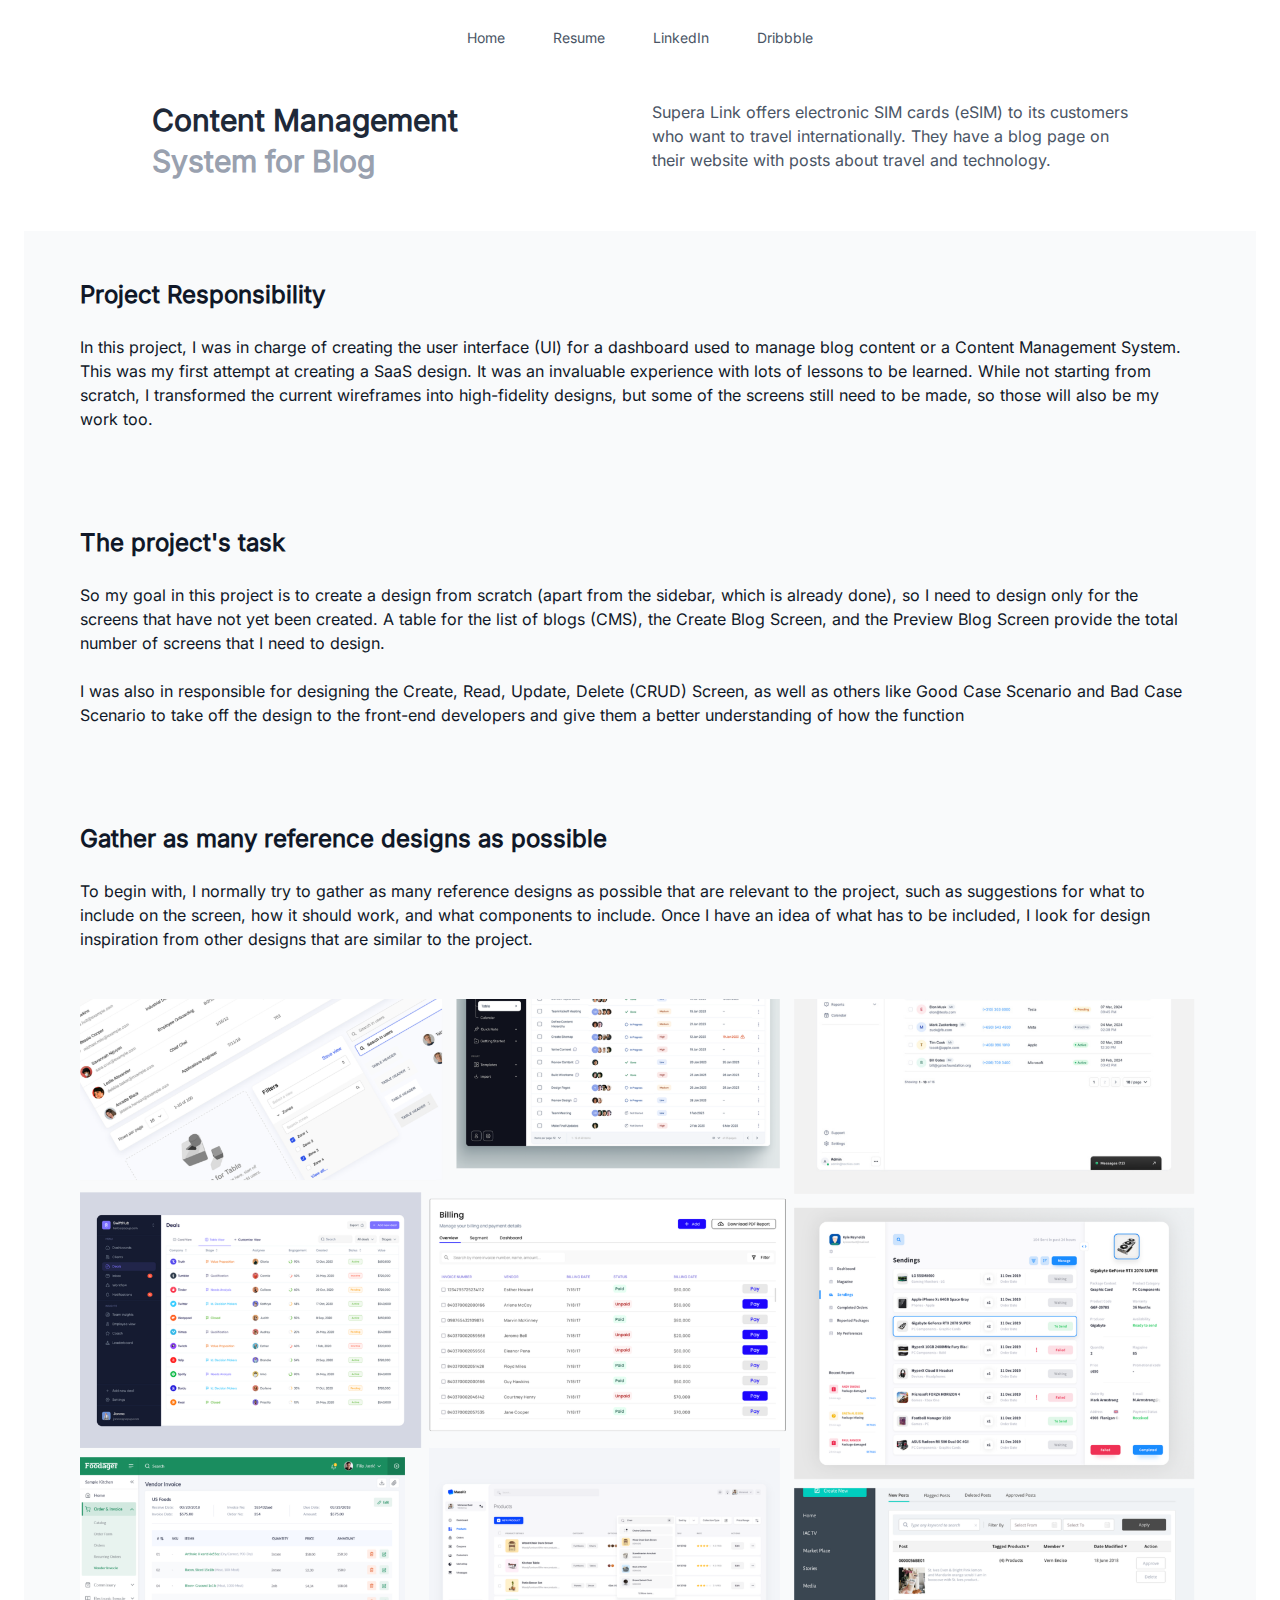
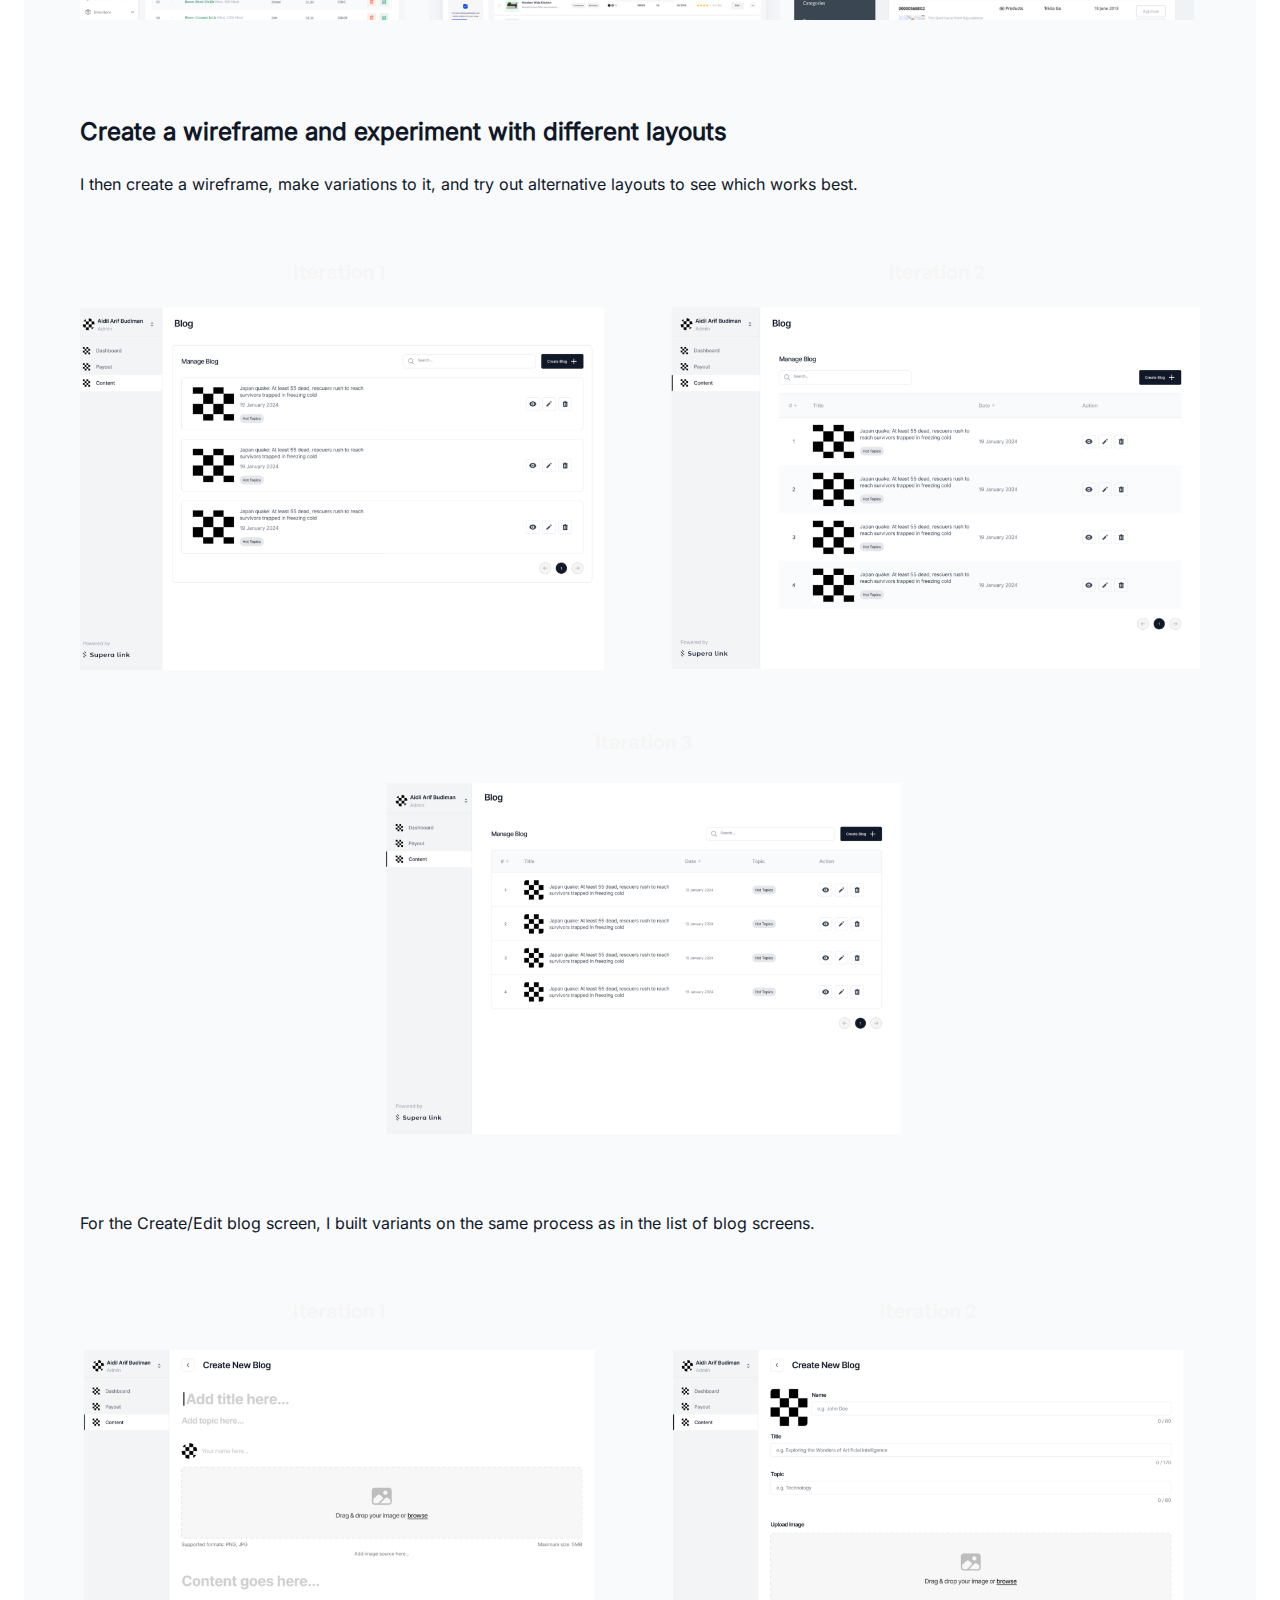
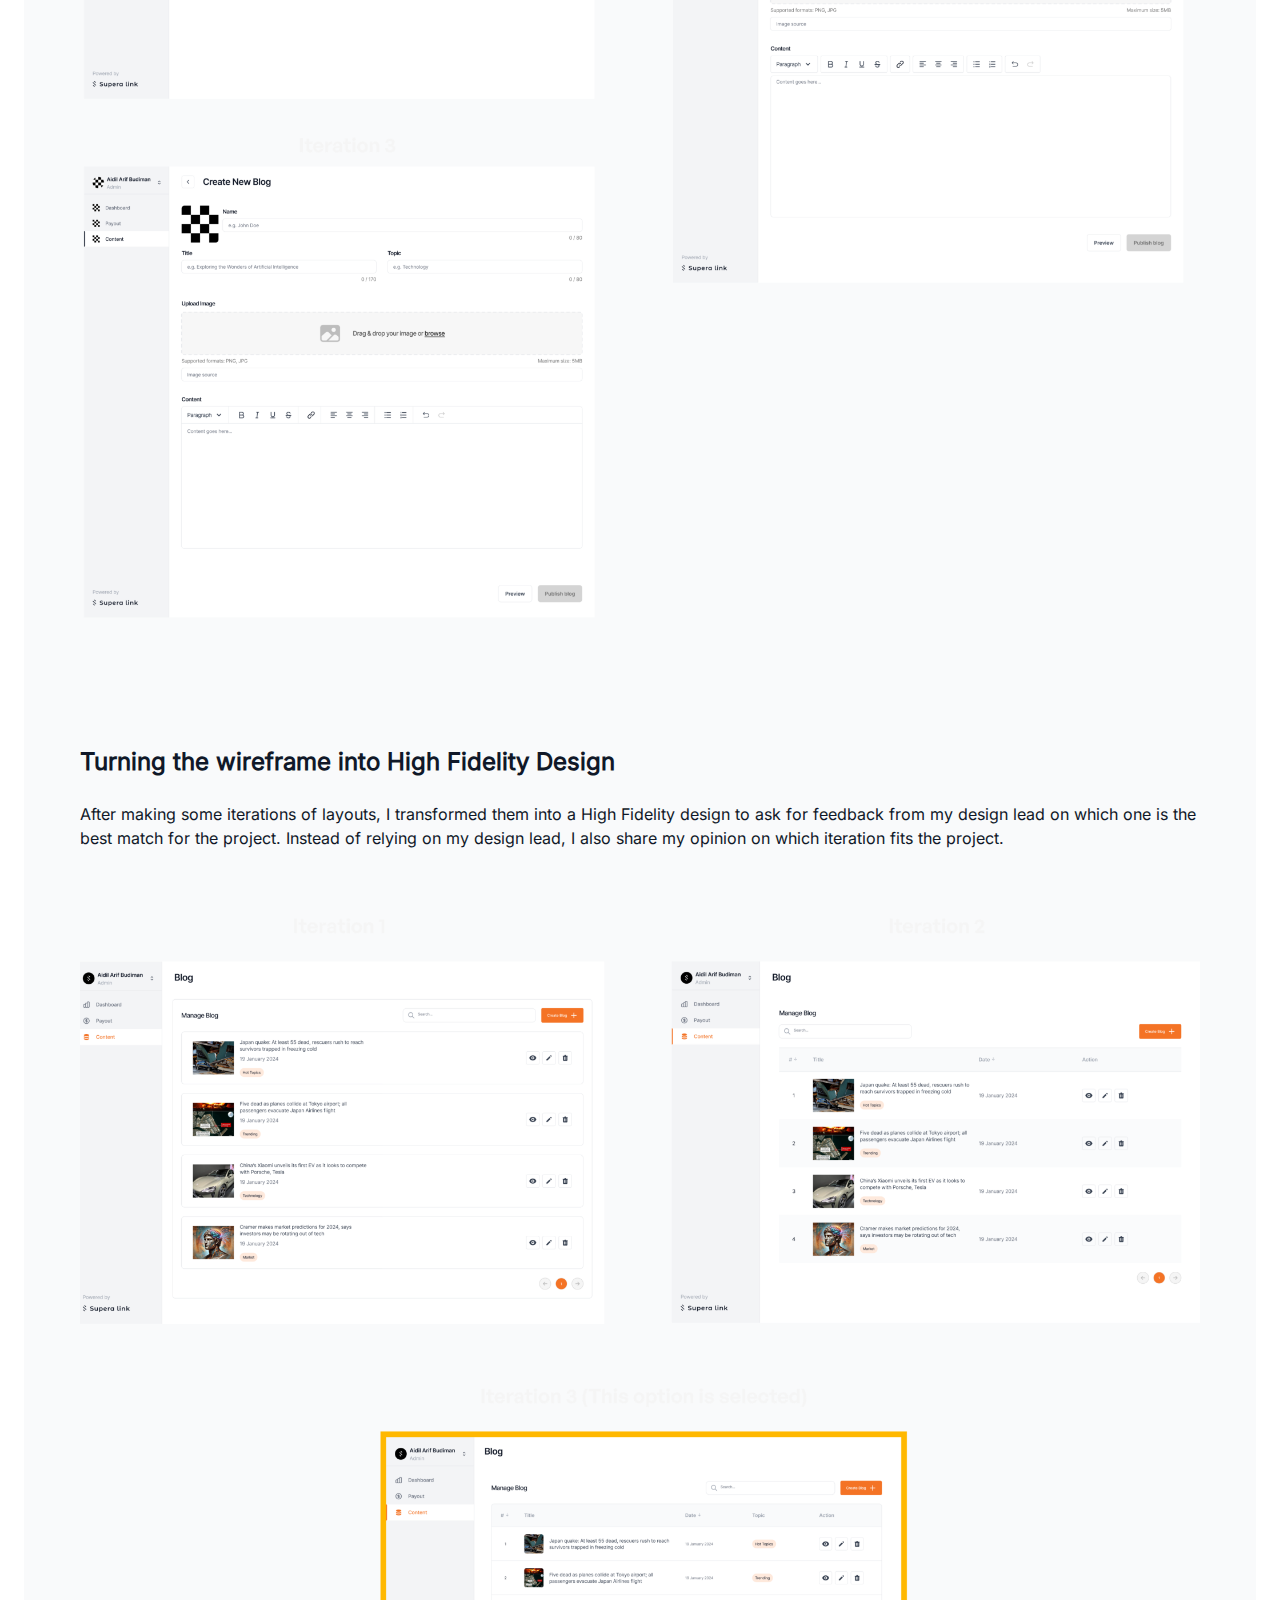
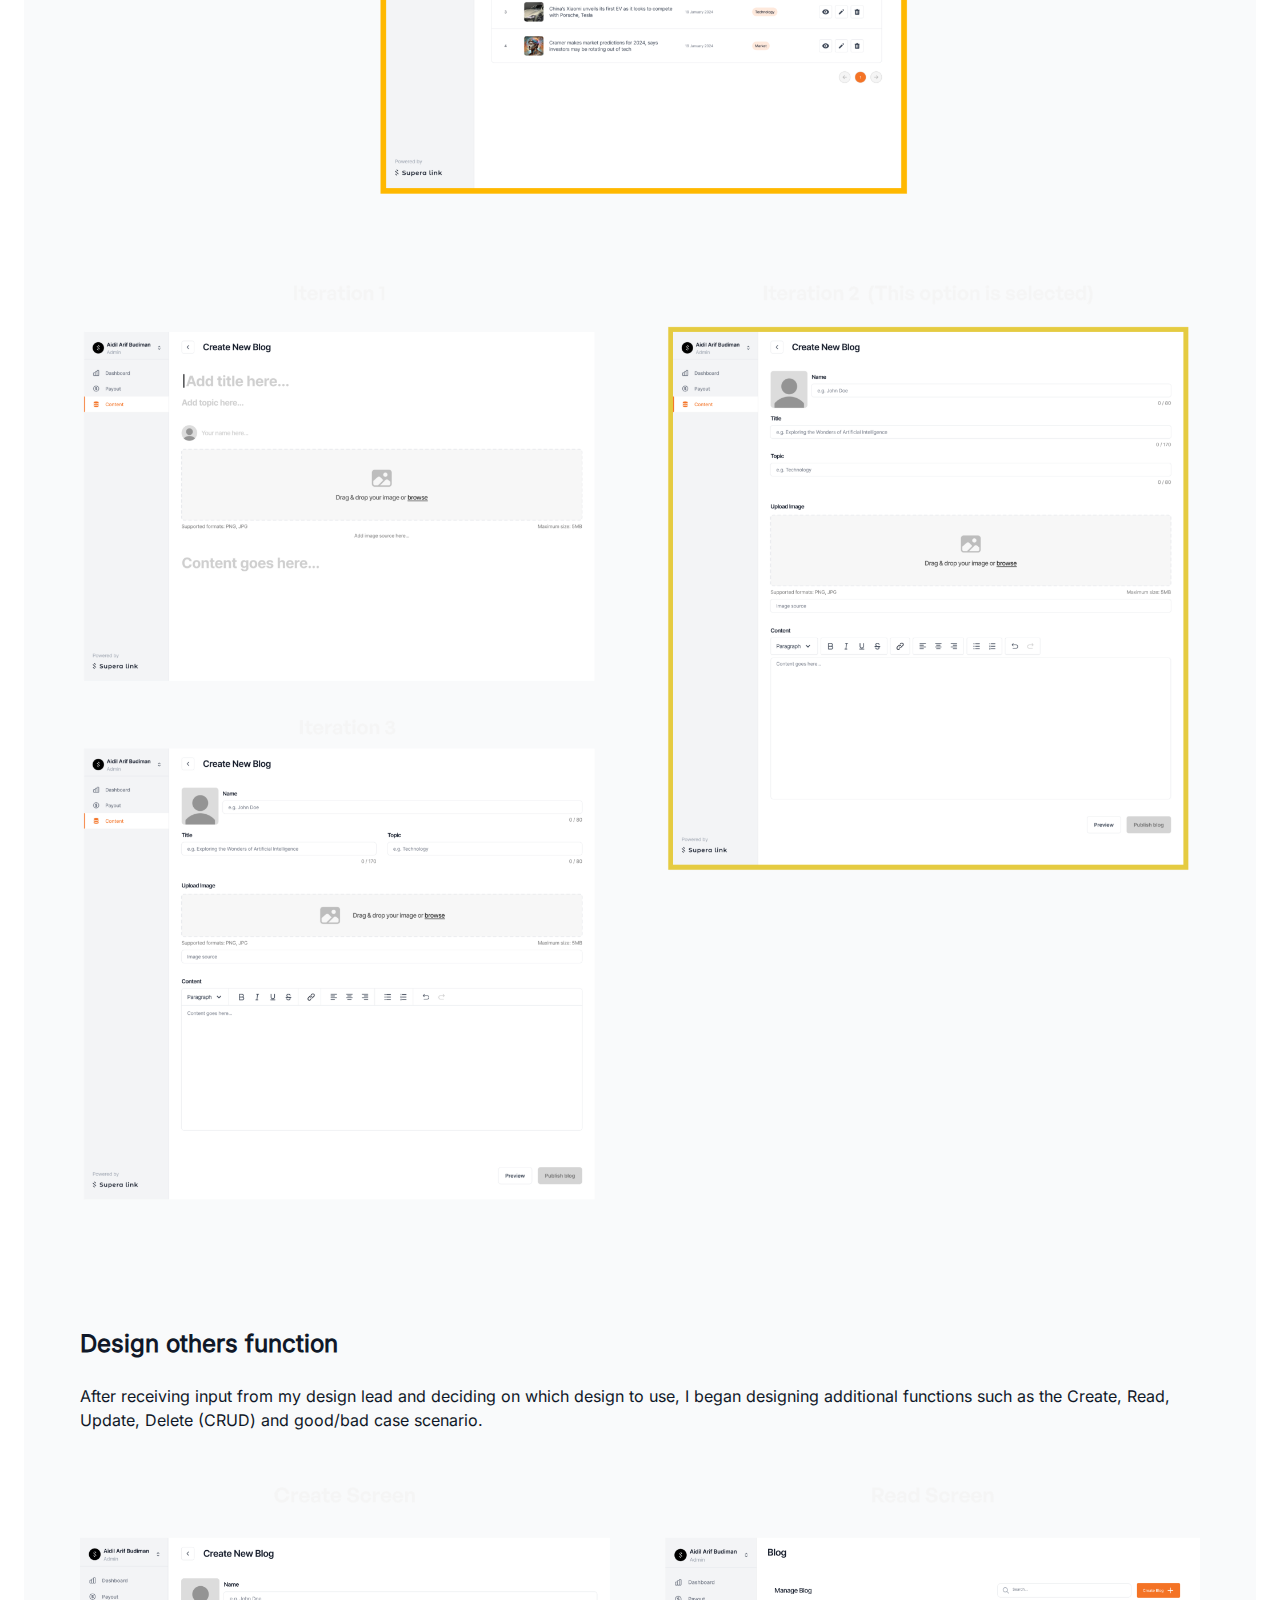
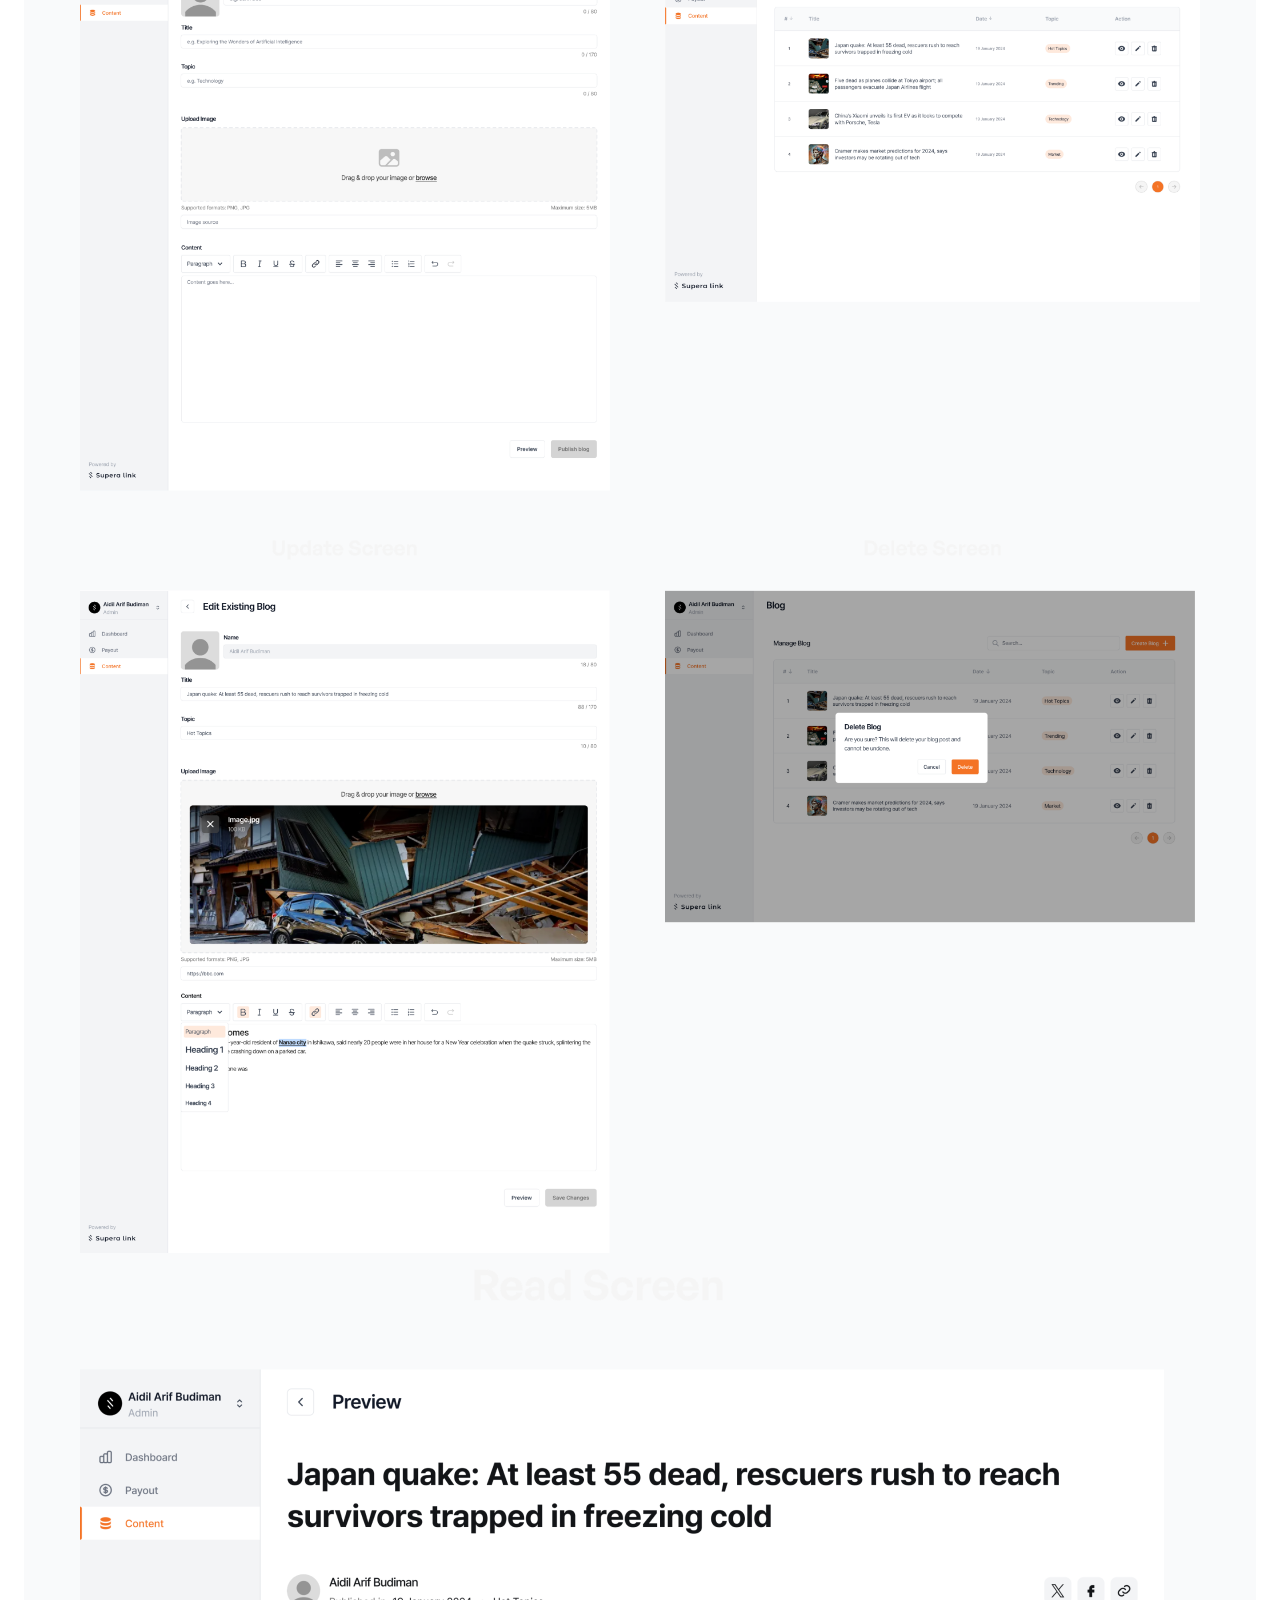
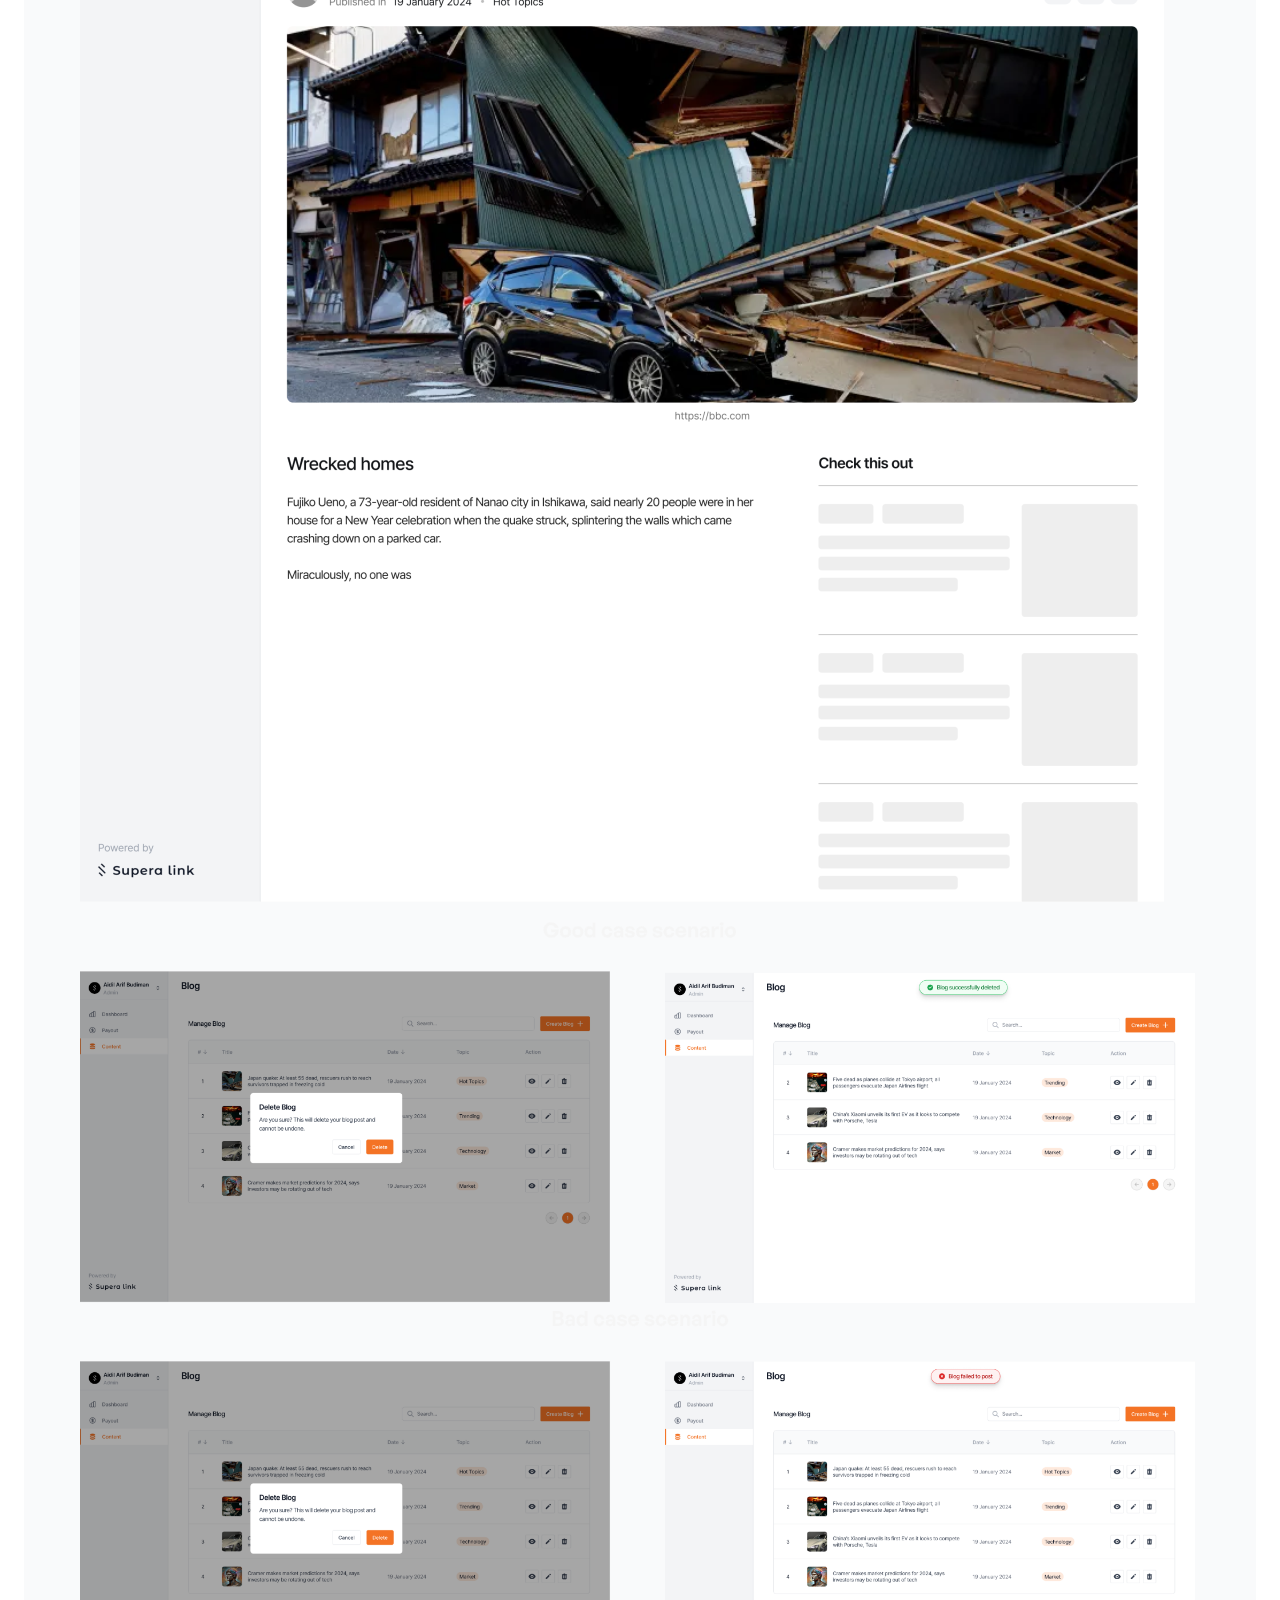
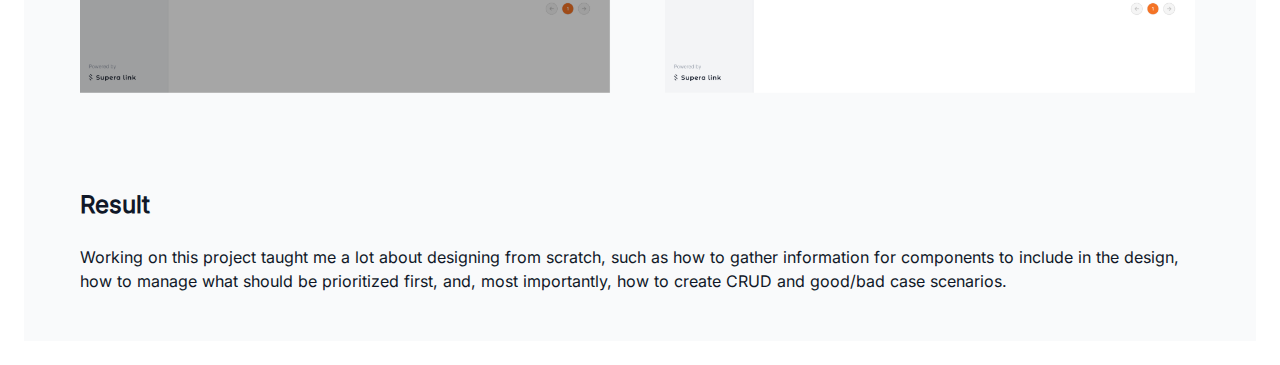
<file: works/superalink/index.html>
<!doctype html>
<html lang="en">

<head>
  <meta charset="UTF-8" />
  <link rel="icon" type="image/svg+xml" href="/icon.svg" />
  <meta name="viewport" content="width=device-width, initial-scale=1.0" />
  <title>superalink</title>
  <link rel="stylesheet" crossorigin href="/assets/style-BnvAIqLG.css">
</head>

<body class="bg-white text-gray-900 font-sans">

  <!-- Navbar -->
  <nav class="flex justify-center space-x-8 py-6 text-sm font-medium">
    <a href="/index.html" class="hover:text-black text-gray-600 hover:bg-gray-100 px-2 py-1 rounded-md">Home</a>
    <a href="/CV Bilal Arief.pdf" target="_blank"
      class="hover:text-black text-gray-600 hover:bg-gray-100 px-2 py-1 rounded-md">Resume</a>
    <a href="https://www.linkedin.com/in/bilalarief/" target="_blank"
      class="hover:text-black text-gray-600 hover:bg-gray-100 px-2 py-1 rounded-md">LinkedIn</a>
    <a href="https://dribbble.com/bilalarief" target="_blank"
      class="hover:text-black text-gray-600 hover:bg-gray-100 px-2 py-1 rounded-md">Dribbble</a>
  </nav>

  <div class="flex flex-col md:flex-row gap-6 max-w-5xl mx-auto p-6">
    <!-- Left Section -->
    <div class="md:w-1/2">
      <h1 class="text-gray-800 font-bold text-3xl leading-snug">
        Content Management
        <br> <span class="text-gray-400">System for Blog </span>
      </h1>
    </div>

    <!-- Right Section -->
    <div class="md:w-1/2 space-y-4">
      <p class="text-gray-600">
        Supera Link offers electronic SIM cards (eSIM) to its customers who want to travel internationally. They have a
        blog page on their website with posts about travel and technology.
      </p>
    </div>
  </div>

  <!-- Projects Section -->
  <section class="bg-gray-50 m-6">

    <section>
      <div class="max-w-6xl mx-auto px-4 py-12">
        <h3 class="text-2xl font-bold mb-6">Project Responsibility</h3>
        <p>In this project, I was in charge of creating the user interface (UI) for a dashboard used to manage blog
          content or a Content Management System. This was my first attempt at creating a SaaS design. It was an
          invaluable experience with lots of lessons to be learned. While not starting from scratch, I transformed the
          current wireframes into high-fidelity designs, but some of the screens still need to be made, so those will
          also be my work too.</p>
      </div>
    </section>
    <section>
      <div class="max-w-6xl mx-auto px-4 py-12">
        <h3 class="text-2xl font-bold mb-6">The project's task
        </h3>
        <p>So my goal in this project is to create a design from scratch (apart from the sidebar, which is already
          done), so I need to design only for the screens that have not yet been created. A table for the list of blogs
          (CMS), the Create Blog Screen, and the Preview Blog Screen provide the total number of screens that I need to
          design.
          <br><br>
          I was also in responsible for designing the Create, Read, Update, Delete (CRUD) Screen, as well as others like
          Good Case Scenario and Bad Case Scenario to take off the design to the front-end developers and give them a
          better understanding of how the function
        </p>
      </div>
    </section>
       <section>
      <div class="max-w-6xl mx-auto px-4 py-12">
        <h3 class="text-2xl font-bold mb-6">Gather as many reference designs as possible

        </h3>
        <p class="mb-12">To begin with, I normally try to gather as many reference designs as possible that are relevant to the project, such as suggestions for what to include on the screen, how it should work, and what components to include. Once I have an idea of what has to be included, I look for design inspiration from other designs that are similar to the project.
        </p>
        <a 
          href="/reference.png" target="_blank"><img src="/reference.png"></a>
      </div>
    </section>
   <section>
      <div class="max-w-6xl mx-auto px-4 py-12">
        <h3 class="text-2xl font-bold mb-6">Create a wireframe and experiment with different layouts
        </h3>
        <p class="mb-12">I then create a wireframe, make variations to it, and try out alternative layouts to see which works best.
        </p>
        <a 
          href="/wireframe-1.png" target="_blank"><img src="/wireframe-1.png"></a>
          <p class="mb-12">For the Create/Edit blog screen, I built variants on the same process as in the list of blog screens.
        </p>
          <a 
          href="/wireframe-2.png" target="_blank"><img src="/wireframe-2.png"></a>
      </div>
    </section>
     <section>
      <div class="max-w-6xl mx-auto px-4 py-12">
        <h3 class="text-2xl font-bold mb-6">Turning the wireframe into High Fidelity Design


        </h3>
        <p class="mb-12">After making some iterations of layouts, I transformed them into a High Fidelity design to ask for feedback from my design lead on which one is the best match for the project. Instead of relying on my design lead, I also share my opinion on which iteration fits the project.


        </p>
        <a 
          href="/hifi-1.png" target="_blank"><img src="/hifi-1.png"></a>
          <a 
          href="/hifi-2.png" target="_blank"><img src="/hifi-2.png"></a>
      </div>
    </section>
       <section>
      <div class="max-w-6xl mx-auto px-4 py-12">
        <h3 class="text-2xl font-bold mb-6">Design others function


        </h3>
        <p class="mb-12">After receiving input from my design lead and deciding on which design to use, I began designing additional functions such as the Create, Read, Update, Delete (CRUD) and good/bad case scenario.


        </p>
        <a 
          href="/create-read.png" target="_blank"><img src="/create-read.png"></a>
          <a 
          href="/update-delete.png" target="_blank"><img src="/update-delete.png"></a>
          <a 
          href="/read.png" target="_blank"><img src="/read.png"></a>
          <a 
          href="/good-case.png" target="_blank"><img src="/good-case.png"></a>
          <a 
          href="/bad-case.png" target="_blank"><img src="/bad-case.png"></a>
      </div>
    </section>
       <section>
      <div class="max-w-6xl mx-auto px-4 py-12">
        <h3 class="text-2xl font-bold mb-6">Result

        </h3>
        <p>Working on this project taught me a lot about designing from scratch, such as how to gather information for components to include in the design, how to manage what should be prioritized first, and, most importantly, how to create CRUD and good/bad case scenarios.


        </p>
      </div>
    </section>
  </section>

</body>

</html>
</file>
<file: assets/style-BnvAIqLG.css>
/*! tailwindcss v4.1.12 | MIT License | https://tailwindcss.com */@layer properties{@supports (((-webkit-hyphens:none)) and (not (margin-trim:inline))) or ((-moz-orient:inline) and (not (color:rgb(from red r g b)))){*,:before,:after,::backdrop{--tw-space-y-reverse:0;--tw-space-x-reverse:0;--tw-leading:initial;--tw-font-weight:initial;--tw-shadow:0 0 #0000;--tw-shadow-color:initial;--tw-shadow-alpha:100%;--tw-inset-shadow:0 0 #0000;--tw-inset-shadow-color:initial;--tw-inset-shadow-alpha:100%;--tw-ring-color:initial;--tw-ring-shadow:0 0 #0000;--tw-inset-ring-color:initial;--tw-inset-ring-shadow:0 0 #0000;--tw-ring-inset:initial;--tw-ring-offset-width:0px;--tw-ring-offset-color:#fff;--tw-ring-offset-shadow:0 0 #0000}}}@font-face{font-family:Inter;font-style:normal;font-display:swap;font-weight:400;src:url(/assets/inter-cyrillic-ext-400-normal-Dc4VJyIJ.woff2)format("woff2"),url(/assets/inter-cyrillic-ext-400-normal-BE2fNs0E.woff)format("woff");unicode-range:U+460-52F,U+1C80-1C8A,U+20B4,U+2DE0-2DFF,U+A640-A69F,U+FE2E-FE2F}@font-face{font-family:Inter;font-style:normal;font-display:swap;font-weight:400;src:url(/assets/inter-cyrillic-400-normal-BLGc9T1a.woff2)format("woff2"),url(/assets/inter-cyrillic-400-normal-alAqRL36.woff)format("woff");unicode-range:U+301,U+400-45F,U+490-491,U+4B0-4B1,U+2116}@font-face{font-family:Inter;font-style:normal;font-display:swap;font-weight:400;src:url(/assets/inter-greek-ext-400-normal-Bput3-QP.woff2)format("woff2"),url(/assets/inter-greek-ext-400-normal-XIH6-K3k.woff)format("woff");unicode-range:U+1F??}@font-face{font-family:Inter;font-style:normal;font-display:swap;font-weight:400;src:url(/assets/inter-greek-400-normal-DxZsaF_h.woff2)format("woff2"),url(/assets/inter-greek-400-normal-C3I71FoW.woff)format("woff");unicode-range:U+370-377,U+37A-37F,U+384-38A,U+38C,U+38E-3A1,U+3A3-3FF}@font-face{font-family:Inter;font-style:normal;font-display:swap;font-weight:400;src:url(/assets/inter-vietnamese-400-normal-DMkecbls.woff2)format("woff2"),url(/assets/inter-vietnamese-400-normal-Bbgyi5SW.woff)format("woff");unicode-range:U+102-103,U+110-111,U+128-129,U+168-169,U+1A0-1A1,U+1AF-1B0,U+300-301,U+303-304,U+308-309,U+323,U+329,U+1EA0-1EF9,U+20AB}@font-face{font-family:Inter;font-style:normal;font-display:swap;font-weight:400;src:url(/assets/inter-latin-ext-400-normal-C1nco2VV.woff2)format("woff2"),url(/assets/inter-latin-ext-400-normal-77YHD8bZ.woff)format("woff");unicode-range:U+100-2BA,U+2BD-2C5,U+2C7-2CC,U+2CE-2D7,U+2DD-2FF,U+304,U+308,U+329,U+1D00-1DBF,U+1E00-1E9F,U+1EF2-1EFF,U+2020,U+20A0-20AB,U+20AD-20C0,U+2113,U+2C60-2C7F,U+A720-A7FF}@font-face{font-family:Inter;font-style:normal;font-display:swap;font-weight:400;src:url(/assets/inter-latin-400-normal-C38fXH4l.woff2)format("woff2"),url(/assets/inter-latin-400-normal-CyCys3Eg.woff)format("woff");unicode-range:U+??,U+131,U+152-153,U+2BB-2BC,U+2C6,U+2DA,U+2DC,U+304,U+308,U+329,U+2000-206F,U+20AC,U+2122,U+2191,U+2193,U+2212,U+2215,U+FEFF,U+FFFD}@layer theme{:root,:host{--font-sans:"Inter",ui-sans-serif,system-ui,sans-serif,"Apple Color Emoji","Segoe UI Emoji","Segoe UI Symbol","Noto Color Emoji";--font-mono:ui-monospace,SFMono-Regular,Menlo,Monaco,Consolas,"Liberation Mono","Courier New",monospace;--color-yellow-50:oklch(98.7% .026 102.212);--color-yellow-700:oklch(55.4% .135 66.442);--color-sky-50:oklch(97.7% .013 236.62);--color-sky-500:oklch(68.5% .169 237.323);--color-blue-50:oklch(97% .014 254.604);--color-blue-300:oklch(80.9% .105 251.813);--color-blue-500:oklch(62.3% .214 259.815);--color-blue-700:oklch(48.8% .243 264.376);--color-fuchsia-50:oklch(97.7% .017 320.058);--color-fuchsia-700:oklch(51.8% .253 323.949);--color-gray-50:oklch(98.5% .002 247.839);--color-gray-100:oklch(96.7% .003 264.542);--color-gray-400:oklch(70.7% .022 261.325);--color-gray-500:oklch(55.1% .027 264.364);--color-gray-600:oklch(44.6% .03 256.802);--color-gray-800:oklch(27.8% .033 256.848);--color-gray-900:oklch(21% .034 264.665);--color-stone-50:oklch(98.5% .001 106.423);--color-stone-700:oklch(37.4% .01 67.558);--color-black:#000;--color-white:#fff;--spacing:.25rem;--container-xl:36rem;--container-2xl:42rem;--container-5xl:64rem;--container-6xl:72rem;--text-sm:.875rem;--text-sm--line-height:calc(1.25/.875);--text-2xl:1.5rem;--text-2xl--line-height:calc(2/1.5);--text-3xl:1.875rem;--text-3xl--line-height: 1.2 ;--font-weight-medium:500;--font-weight-semibold:600;--font-weight-bold:700;--leading-snug:1.375;--radius-md:.375rem;--radius-lg:.5rem;--radius-xl:.75rem;--radius-2xl:1rem;--default-transition-duration:.15s;--default-transition-timing-function:cubic-bezier(.4,0,.2,1);--default-font-family:var(--font-sans);--default-mono-font-family:var(--font-mono)}}@layer base{*,:after,:before,::backdrop{box-sizing:border-box;border:0 solid;margin:0;padding:0}::file-selector-button{box-sizing:border-box;border:0 solid;margin:0;padding:0}html,:host{-webkit-text-size-adjust:100%;tab-size:4;line-height:1.5;font-family:var(--default-font-family,ui-sans-serif,system-ui,sans-serif,"Apple Color Emoji","Segoe UI Emoji","Segoe UI Symbol","Noto Color Emoji");font-feature-settings:var(--default-font-feature-settings,normal);font-variation-settings:var(--default-font-variation-settings,normal);-webkit-tap-highlight-color:transparent}hr{height:0;color:inherit;border-top-width:1px}abbr:where([title]){-webkit-text-decoration:underline dotted;text-decoration:underline dotted}h1,h2,h3,h4,h5,h6{font-size:inherit;font-weight:inherit}a{color:inherit;-webkit-text-decoration:inherit;text-decoration:inherit}b,strong{font-weight:bolder}code,kbd,samp,pre{font-family:var(--default-mono-font-family,ui-monospace,SFMono-Regular,Menlo,Monaco,Consolas,"Liberation Mono","Courier New",monospace);font-feature-settings:var(--default-mono-font-feature-settings,normal);font-variation-settings:var(--default-mono-font-variation-settings,normal);font-size:1em}small{font-size:80%}sub,sup{vertical-align:baseline;font-size:75%;line-height:0;position:relative}sub{bottom:-.25em}sup{top:-.5em}table{text-indent:0;border-color:inherit;border-collapse:collapse}:-moz-focusring{outline:auto}progress{vertical-align:baseline}summary{display:list-item}ol,ul,menu{list-style:none}img,svg,video,canvas,audio,iframe,embed,object{vertical-align:middle;display:block}img,video{max-width:100%;height:auto}button,input,select,optgroup,textarea{font:inherit;font-feature-settings:inherit;font-variation-settings:inherit;letter-spacing:inherit;color:inherit;opacity:1;background-color:#0000;border-radius:0}::file-selector-button{font:inherit;font-feature-settings:inherit;font-variation-settings:inherit;letter-spacing:inherit;color:inherit;opacity:1;background-color:#0000;border-radius:0}:where(select:is([multiple],[size])) optgroup{font-weight:bolder}:where(select:is([multiple],[size])) optgroup option{padding-inline-start:20px}::file-selector-button{margin-inline-end:4px}::placeholder{opacity:1}@supports (not ((-webkit-appearance:-apple-pay-button))) or (contain-intrinsic-size:1px){::placeholder{color:currentColor}@supports (color:color-mix(in lab,red,red)){::placeholder{color:color-mix(in oklab,currentcolor 50%,transparent)}}}textarea{resize:vertical}::-webkit-search-decoration{-webkit-appearance:none}::-webkit-date-and-time-value{min-height:1lh;text-align:inherit}::-webkit-datetime-edit{display:inline-flex}::-webkit-datetime-edit-fields-wrapper{padding:0}::-webkit-datetime-edit{padding-block:0}::-webkit-datetime-edit-year-field{padding-block:0}::-webkit-datetime-edit-month-field{padding-block:0}::-webkit-datetime-edit-day-field{padding-block:0}::-webkit-datetime-edit-hour-field{padding-block:0}::-webkit-datetime-edit-minute-field{padding-block:0}::-webkit-datetime-edit-second-field{padding-block:0}::-webkit-datetime-edit-millisecond-field{padding-block:0}::-webkit-datetime-edit-meridiem-field{padding-block:0}::-webkit-calendar-picker-indicator{line-height:1}:-moz-ui-invalid{box-shadow:none}button,input:where([type=button],[type=reset],[type=submit]){appearance:button}::file-selector-button{appearance:button}::-webkit-inner-spin-button{height:auto}::-webkit-outer-spin-button{height:auto}[hidden]:where(:not([hidden=until-found])){display:none!important}}@layer components;@layer utilities{.m-6{margin:calc(var(--spacing)*6)}.mx-auto{margin-inline:auto}.my-12{margin-block:calc(var(--spacing)*12)}.mt-12{margin-top:calc(var(--spacing)*12)}.mr-2{margin-right:calc(var(--spacing)*2)}.mr-12{margin-right:calc(var(--spacing)*12)}.mb-2{margin-bottom:calc(var(--spacing)*2)}.mb-4{margin-bottom:calc(var(--spacing)*4)}.mb-6{margin-bottom:calc(var(--spacing)*6)}.mb-10{margin-bottom:calc(var(--spacing)*10)}.mb-12{margin-bottom:calc(var(--spacing)*12)}.ml-4{margin-left:calc(var(--spacing)*4)}.ml-10{margin-left:calc(var(--spacing)*10)}.ml-13{margin-left:calc(var(--spacing)*13)}.ml-16{margin-left:calc(var(--spacing)*16)}.flex{display:flex}.grid{display:grid}.inline-flex{display:inline-flex}.table{display:table}.h-2\.5{height:calc(var(--spacing)*2.5)}.h-20{height:calc(var(--spacing)*20)}.w-2\.5{width:calc(var(--spacing)*2.5)}.w-20{width:calc(var(--spacing)*20)}.w-\[578px\]{width:578px}.w-\[652px\]{width:652px}.w-fit{width:fit-content}.w-full{width:100%}.max-w-2xl{max-width:var(--container-2xl)}.max-w-5xl{max-width:var(--container-5xl)}.max-w-6xl{max-width:var(--container-6xl)}.max-w-\[798px\]{max-width:798px}.max-w-xl{max-width:var(--container-xl)}.flex-col{flex-direction:column}.place-items-center{place-items:center}.items-center{align-items:center}.items-start{align-items:flex-start}.justify-center{justify-content:center}.gap-2{gap:calc(var(--spacing)*2)}.gap-3{gap:calc(var(--spacing)*3)}.gap-4{gap:calc(var(--spacing)*4)}.gap-6{gap:calc(var(--spacing)*6)}.gap-12{gap:calc(var(--spacing)*12)}:where(.space-y-4>:not(:last-child)){--tw-space-y-reverse:0;margin-block-start:calc(calc(var(--spacing)*4)*var(--tw-space-y-reverse));margin-block-end:calc(calc(var(--spacing)*4)*calc(1 - var(--tw-space-y-reverse)))}:where(.space-x-8>:not(:last-child)){--tw-space-x-reverse:0;margin-inline-start:calc(calc(var(--spacing)*8)*var(--tw-space-x-reverse));margin-inline-end:calc(calc(var(--spacing)*8)*calc(1 - var(--tw-space-x-reverse)))}.rounded-2xl{border-radius:var(--radius-2xl)}.rounded-full{border-radius:3.40282e38px}.rounded-lg{border-radius:var(--radius-lg)}.rounded-md{border-radius:var(--radius-md)}.rounded-xl{border-radius:var(--radius-xl)}.bg-black{background-color:var(--color-black)}.bg-blue-50{background-color:var(--color-blue-50)}.bg-blue-500{background-color:var(--color-blue-500)}.bg-fuchsia-50{background-color:var(--color-fuchsia-50)}.bg-gray-50{background-color:var(--color-gray-50)}.bg-sky-50{background-color:var(--color-sky-50)}.bg-stone-50{background-color:var(--color-stone-50)}.bg-white{background-color:var(--color-white)}.bg-yellow-50{background-color:var(--color-yellow-50)}.p-4{padding:calc(var(--spacing)*4)}.p-6{padding:calc(var(--spacing)*6)}.px-2{padding-inline:calc(var(--spacing)*2)}.px-3{padding-inline:calc(var(--spacing)*3)}.px-4{padding-inline:calc(var(--spacing)*4)}.py-1{padding-block:calc(var(--spacing)*1)}.py-2{padding-block:calc(var(--spacing)*2)}.py-6{padding-block:calc(var(--spacing)*6)}.py-12{padding-block:calc(var(--spacing)*12)}.font-sans{font-family:var(--font-sans)}.text-2xl{font-size:var(--text-2xl);line-height:var(--tw-leading,var(--text-2xl--line-height))}.text-3xl{font-size:var(--text-3xl);line-height:var(--tw-leading,var(--text-3xl--line-height))}.text-sm{font-size:var(--text-sm);line-height:var(--tw-leading,var(--text-sm--line-height))}.text-\[16px\]{font-size:16px}.text-\[20px\]{font-size:20px}.text-\[24px\]{font-size:24px}.leading-\[140\%\]{--tw-leading:140%;line-height:140%}.leading-snug{--tw-leading:var(--leading-snug);line-height:var(--leading-snug)}.font-bold{--tw-font-weight:var(--font-weight-bold);font-weight:var(--font-weight-bold)}.font-medium{--tw-font-weight:var(--font-weight-medium);font-weight:var(--font-weight-medium)}.font-semibold{--tw-font-weight:var(--font-weight-semibold);font-weight:var(--font-weight-semibold)}.text-blue-500{color:var(--color-blue-500)}.text-blue-700{color:var(--color-blue-700)}.text-fuchsia-700{color:var(--color-fuchsia-700)}.text-gray-400{color:var(--color-gray-400)}.text-gray-500{color:var(--color-gray-500)}.text-gray-600{color:var(--color-gray-600)}.text-gray-800{color:var(--color-gray-800)}.text-gray-900{color:var(--color-gray-900)}.text-sky-500{color:var(--color-sky-500)}.text-stone-700{color:var(--color-stone-700)}.text-white{color:var(--color-white)}.text-yellow-700{color:var(--color-yellow-700)}.underline{text-decoration-line:underline}.shadow-\[0px_0px_4px_2px_var\(--color-blue-300\)\]{--tw-shadow:0px 0px 4px 2px var(--tw-shadow-color,var(--color-blue-300));box-shadow:var(--tw-inset-shadow),var(--tw-inset-ring-shadow),var(--tw-ring-offset-shadow),var(--tw-ring-shadow),var(--tw-shadow)}.transition{transition-property:color,background-color,border-color,outline-color,text-decoration-color,fill,stroke,--tw-gradient-from,--tw-gradient-via,--tw-gradient-to,opacity,box-shadow,transform,translate,scale,rotate,filter,-webkit-backdrop-filter,backdrop-filter,display,visibility,content-visibility,overlay,pointer-events;transition-timing-function:var(--tw-ease,var(--default-transition-timing-function));transition-duration:var(--tw-duration,var(--default-transition-duration))}@media (hover:hover){.hover\:bg-gray-100:hover{background-color:var(--color-gray-100)}.hover\:text-black:hover{color:var(--color-black)}}@media not all and (min-width:40rem){.max-sm\:w-\[90vw\]{width:90vw}.max-sm\:w-\[100vw\]{width:100vw}.max-sm\:w-\[inherit\]{width:inherit}.max-sm\:w-full{width:100%}}@media (min-width:48rem){.md\:w-1\/2{width:50%}.md\:grid-cols-3{grid-template-columns:repeat(3,minmax(0,1fr))}.md\:flex-row{flex-direction:row}}}@property --tw-space-y-reverse{syntax:"*";inherits:false;initial-value:0}@property --tw-space-x-reverse{syntax:"*";inherits:false;initial-value:0}@property --tw-leading{syntax:"*";inherits:false}@property --tw-font-weight{syntax:"*";inherits:false}@property --tw-shadow{syntax:"*";inherits:false;initial-value:0 0 #0000}@property --tw-shadow-color{syntax:"*";inherits:false}@property --tw-shadow-alpha{syntax:"<percentage>";inherits:false;initial-value:100%}@property --tw-inset-shadow{syntax:"*";inherits:false;initial-value:0 0 #0000}@property --tw-inset-shadow-color{syntax:"*";inherits:false}@property --tw-inset-shadow-alpha{syntax:"<percentage>";inherits:false;initial-value:100%}@property --tw-ring-color{syntax:"*";inherits:false}@property --tw-ring-shadow{syntax:"*";inherits:false;initial-value:0 0 #0000}@property --tw-inset-ring-color{syntax:"*";inherits:false}@property --tw-inset-ring-shadow{syntax:"*";inherits:false;initial-value:0 0 #0000}@property --tw-ring-inset{syntax:"*";inherits:false}@property --tw-ring-offset-width{syntax:"<length>";inherits:false;initial-value:0}@property --tw-ring-offset-color{syntax:"*";inherits:false;initial-value:#fff}@property --tw-ring-offset-shadow{syntax:"*";inherits:false;initial-value:0 0 #0000}
</file>
